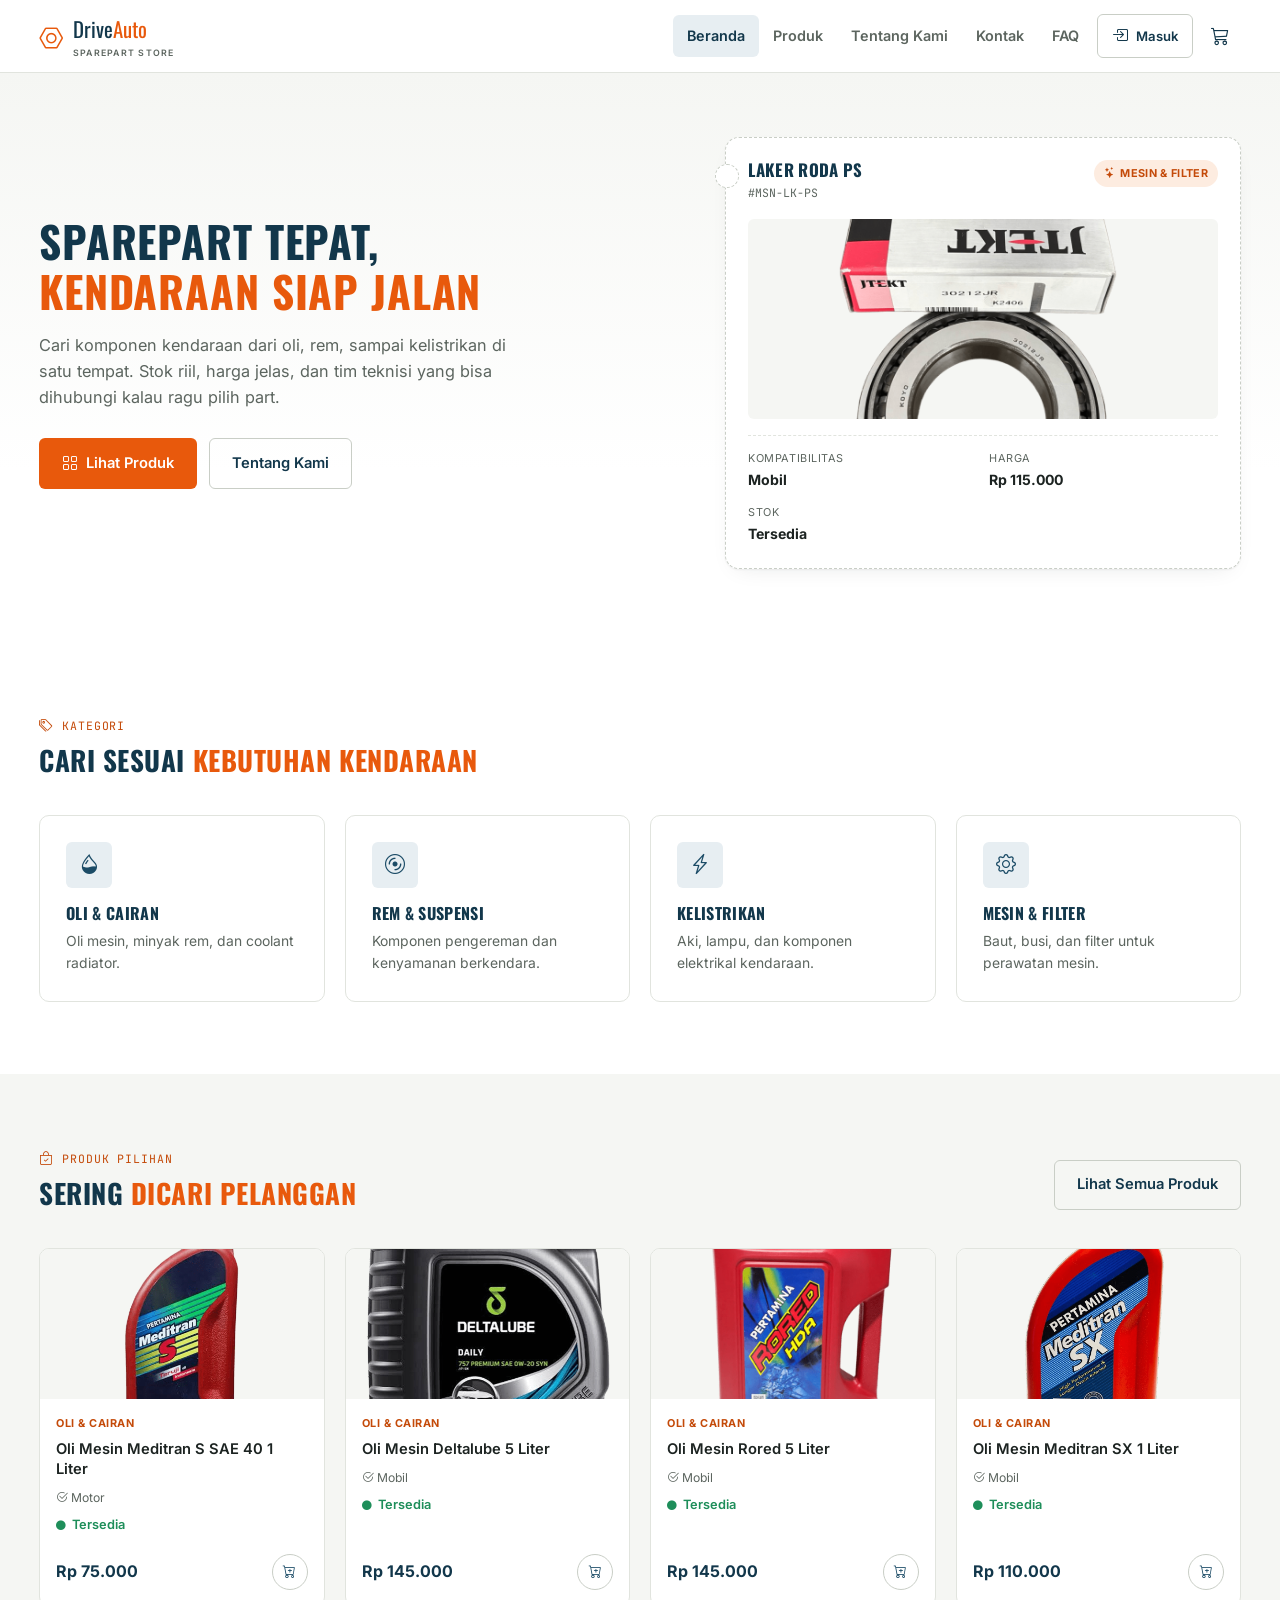
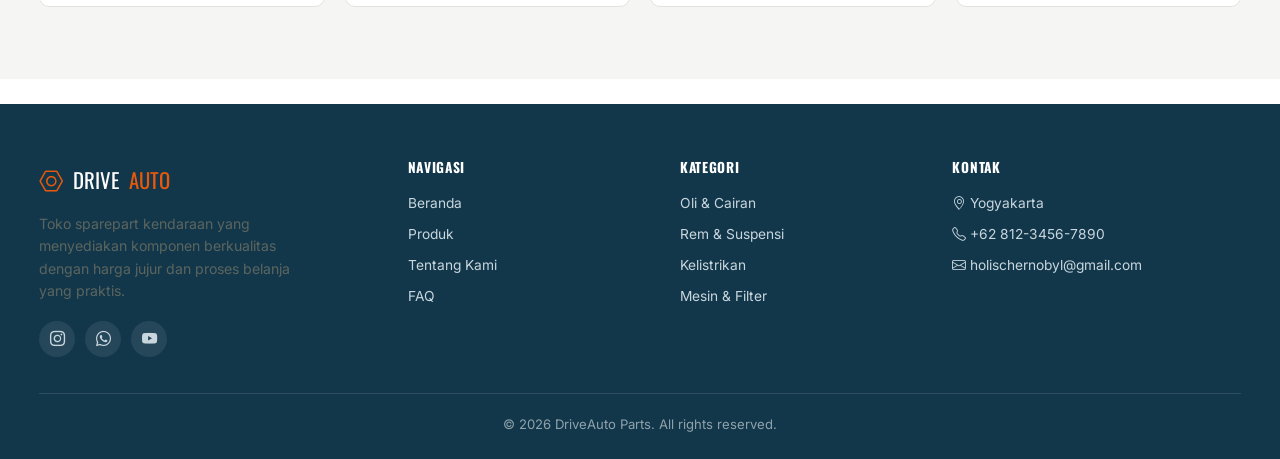
<file: index.html>
<!DOCTYPE html>
<html lang="id">
<head>
<meta charset="UTF-8">
<meta name="viewport" content="width=device-width, initial-scale=1.0">
<title>DriveAuto Parts — Sparepart Kendaraan</title>
<meta name="description" content="DriveAuto Parts menyediakan sparepart kendaraan lengkap dengan harga jujur dan garansi resmi.">
<link rel="stylesheet" href="https://cdn.jsdelivr.net/npm/bootstrap-icons@1.11.3/font/bootstrap-icons.css">
<link rel="stylesheet" href="assets/css/style.css">
</head>
<body>

<header class="site-header">
  <div class="wrap nav">
    <a href="index.html" class="brand">
      <i class="bi bi-nut"></i>
      <span>Drive<span class="dot">Auto</span><br><small>SPAREPART STORE</small></span>
    </a>
    <nav class="nav-links">
      <a href="index.html" class="active">Beranda</a>
      <a href="produk.html">Produk</a>
      <a href="tentang.html">Tentang Kami</a>
      <a href="kontak.html">Kontak</a>
      <a href="faq.html">FAQ</a>
    </nav>
<div class="nav-actions">
  <span data-auth-slot></span>
  <a href="keranjang.html" class="icon-btn" aria-label="Keranjang">
    <i class="bi bi-cart3"></i>
    <span class="cart-count" data-cart-count>0</span>
  </a>
  <button class="nav-toggle" aria-label="Menu"><i class="bi bi-list"></i></button>
</div>
  </div>
</header>

<section class="hero">
  <div class="wrap hero-grid">
    <div>

      <h1>SPAREPART TEPAT,<br><span>KENDARAAN SIAP JALAN</span></h1>
      <p class="lead">Cari komponen kendaraan dari oli, rem, sampai kelistrikan di satu tempat.
        Stok riil, harga jelas, dan tim teknisi yang bisa dihubungi kalau ragu pilih part.</p>
      <div class="hero-actions">
        <a href="produk.html" class="btn btn-primary"><i class="bi bi-grid"></i> Lihat Produk</a>
        <a href="tentang.html" class="btn btn-outline">Tentang Kami</a>
      </div>
    </div>
    <div class="parts-tag">
      <div class="parts-tag-head">
        <div>
          <h3 id="tag-name">Memuat...</h3>
          <span class="tag-code" id="tag-code"></span>
        </div>
        <span class="badge" id="tag-badge"><i class="bi bi-stars"></i> <span id="tag-badge-text"></span></span>
      </div>
      <div class="tag-img">
        <img id="tag-img" src="" alt="">
      </div>
      <div class="tag-specs">
        <div><span>Kompatibilitas</span><b id="tag-compat">-</b></div>
        <div><span>Harga</span><b id="tag-price">-</b></div>
        <div><span>Stok</span><b id="tag-stock">-</b></div>
      </div>
    </div>
  </div>
</section>

<section class="section">
  <div class="wrap">
    <div class="section-head">
      <div>
        <span class="kicker"><i class="bi bi-tags"></i> Kategori</span>
        <h2>Cari Sesuai <span>Kebutuhan Kendaraan</span></h2>
      </div>
    </div>

    <div class="grid-4">
      <a href="produk.html" class="cat-card">
        <div class="cat-icon"><i class="bi bi-droplet-half"></i></div>
        <h3>Oli &amp; Cairan</h3>
        <p>Oli mesin, minyak rem, dan coolant radiator.</p>
      </a>
      <a href="produk.html" class="cat-card">
        <div class="cat-icon"><i class="bi bi-disc"></i></div>
        <h3>Rem &amp; Suspensi</h3>
        <p>Komponen pengereman dan kenyamanan berkendara.</p>
      </a>
      <a href="produk.html" class="cat-card">
        <div class="cat-icon"><i class="bi bi-lightning-charge"></i></div>
        <h3>Kelistrikan</h3>
        <p>Aki, lampu, dan komponen elektrikal kendaraan.</p>
      </a>
      <a href="produk.html" class="cat-card">
        <div class="cat-icon"><i class="bi bi-gear"></i></div>
        <h3>Mesin &amp; Filter</h3>
        <p>Baut, busi, dan filter untuk perawatan mesin.</p>
      </a>
    </div>
  </div>
</section>

<section class="section alt">
  <div class="wrap">
    <div class="section-head">
      <div>
        <span class="kicker"><i class="bi bi-bag-check"></i> Produk Pilihan</span>
        <h2>Sering <span>Dicari Pelanggan</span></h2>
      </div>
      <a href="produk.html" class="btn btn-outline">Lihat Semua Produk</a>
    </div>
    <div class="product-grid" id="home-products"></div>
  </div>
</section>

<br>

<footer class="site-footer">
  <div class="wrap">
    <div class="footer-grid">
      <div>
        <div class="brand" style="margin-bottom:14px;"><i class="bi bi-nut"></i> DRIVE<span class="dot">AUTO</span></div>
        <p style="font-size:.88rem;max-width:280px;">Toko sparepart kendaraan yang menyediakan komponen
          berkualitas dengan harga jujur dan proses belanja yang praktis.</p>
        <div class="social-row" style="margin-top:18px;">
          <a href="https://instagram.com/nurkholisanwari" target="_blank" aria-label="Instagram"><i class="bi bi-instagram"></i></a>
          <a href="https://wa.me/6287898781062" target="_blank" aria-label="WhatsApp"><i class="bi bi-whatsapp"></i></a>
          <a href="https://www.youtube.com/watch?v=EHgA1c9JLPM" target="_blank" aria-label="YouTube"><i class="bi bi-youtube"></i></a>
        </div>
      </div>
      <div>
        <h5>Navigasi</h5>
        <ul>
          <li><a href="index.html">Beranda</a></li>
          <li><a href="produk.html">Produk</a></li>
          <li><a href="tentang.html">Tentang Kami</a></li>
          <li><a href="faq.html">FAQ</a></li>
        </ul>
      </div>
      <div>
        <h5>Kategori</h5>
        <ul>
          <li><a href="produk.html">Oli &amp; Cairan</a></li>
          <li><a href="produk.html">Rem &amp; Suspensi</a></li>
          <li><a href="produk.html">Kelistrikan</a></li>
          <li><a href="produk.html">Mesin &amp; Filter</a></li>
        </ul>
      </div>
      <div>
        <h5>Kontak</h5>
        <ul>
          <li><i class="bi bi-geo-alt"></i> Yogyakarta</li>
          <li><i class="bi bi-telephone"></i> +62 812-3456-7890</li>
          <li><i class="bi bi-envelope"></i> holischernobyl@gmail.com</li>
        </ul>
      </div>
    </div>
    <div class="footer-bottom">
      <span>© <span id="current-year">2026</span> DriveAuto Parts. All rights reserved.</span>
    </div>
  </div>
</footer>

<script src="assets/js/store.js"></script>
<script src="assets/js/main.js"></script>
<script>
  // Parts-tag: slide otomatis random dari data produk
  (function(){
    const products = Store.getProducts();
    if(products.length === 0) return;

    let currentIndex = Math.floor(Math.random() * products.length);

    function renderTag(){
      const p = products[currentIndex];
      document.getElementById('tag-name').textContent = p.name;
      document.getElementById('tag-code').textContent = '#' + p.code;
      document.getElementById('tag-badge-text').textContent = CATEGORY_LABELS[p.category] || p.category;
      document.getElementById('tag-img').src = p.img;
      document.getElementById('tag-img').alt = p.name;
      document.getElementById('tag-compat').textContent = p.compat || '-';
      document.getElementById('tag-price').textContent = formatRupiah(p.price);
      document.getElementById('tag-stock').textContent = p.stock > 0 ? 'Tersedia' : 'Habis';
    }

    function nextRandom(){
      if(products.length < 2) return;
      let next;
      do{ next = Math.floor(Math.random() * products.length); } while(next === currentIndex);
      currentIndex = next;
      renderTag();
    }

    renderTag();
    setInterval(nextRandom, 4000);
  })();

  // Produk Pilihan: kartu produk asli dari Store, bukan data statis
  (function(){
    const wrap = document.getElementById('home-products');
    if(!wrap) return;

    const featured = Store.getProducts().filter(p => p.featured).slice(0, 4);
    const list = featured.length ? featured : Store.getProducts().slice(0, 4);

    list.forEach(p => {
      const low = p.stock <= 5;
      wrap.insertAdjacentHTML('beforeend', `
        <div class="product-card">
          <div class="pc-img"><img src="${p.img}" alt="${p.name}"></div>
          <div class="pc-body">
            <span class="pc-cat">${CATEGORY_LABELS[p.category] || p.category}</span>
            <span class="pc-name">${p.name}</span>
            <span class="pc-compat"><i class="bi bi-check2-circle"></i> ${p.compat}</span>
            <span class="${low ? 'stock-low' : 'stock-ok'}"><i class="bi bi-circle-fill"></i> ${low ? 'Terbatas' : 'Tersedia'}</span>
            <div class="pc-foot">
              <span class="price">${formatRupiah(p.price)}</span>
              <button class="add-cart-btn" data-add-to-cart="${p.id}" aria-label="Tambah ke keranjang"><i class="bi bi-cart-plus"></i></button>
            </div>
          </div>
        </div>`);
    });
    // Tombol keranjang di atas otomatis kebaca listener global main.js
    // (script ini jalan sebelum DOMContentLoaded selesai).
  })();
</script>
</body>
</html>
</file>
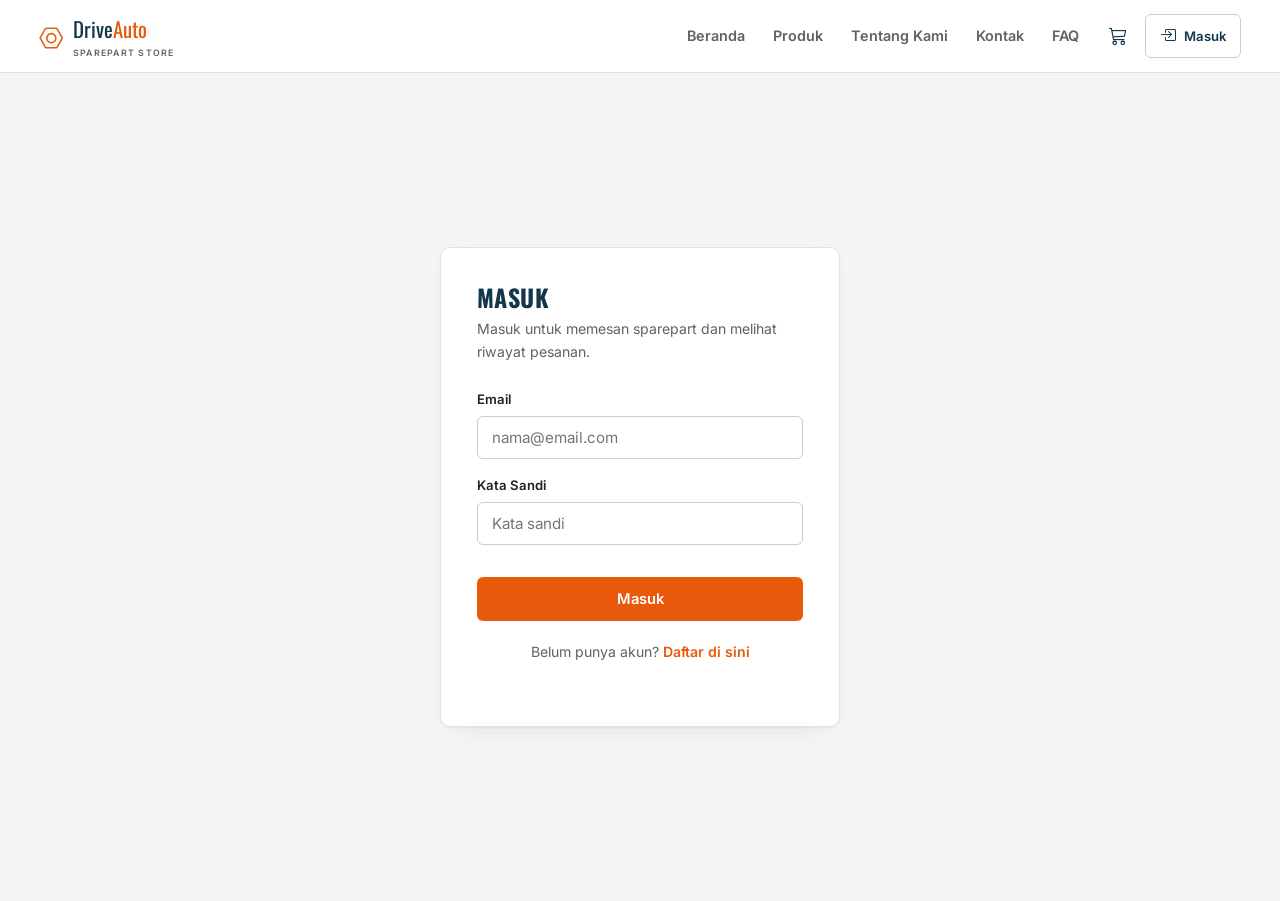
<file: admin.html>
<!DOCTYPE html>
<html lang="id">
<head>
<meta charset="UTF-8">
<meta name="viewport" content="width=device-width, initial-scale=1.0">
<title>Panel Admin — DriveAuto Parts</title>
<link rel="stylesheet" href="https://cdn.jsdelivr.net/npm/bootstrap-icons@1.11.3/font/bootstrap-icons.css">
<link rel="stylesheet" href="assets/css/style.css">
</head>
<body>

<div class="admin-shell" id="admin-shell" style="display:none;">
  <aside class="admin-side">
    <div class="brand"><i class="bi bi-nut"></i> Drive<span class="dot">Auto</span></div>
    <nav class="admin-nav">
      <a href="#" class="active" data-tab="produk"><i class="bi bi-box-seam"></i> Data Produk</a>
      <a href="#" data-tab="pesanan"><i class="bi bi-receipt"></i> Pesanan Masuk</a>
      <a href="index.html" target="_blank"><i class="bi bi-globe"></i> Lihat Website</a>
      <a href="#" id="admin-logout"><i class="bi bi-box-arrow-right"></i> Keluar</a>
    </nav>
  </aside>

  <main class="admin-main">
    <div class="admin-head">
      <div>
        <span class="kicker"><i class="bi bi-speedometer2"></i> Panel Pemilik</span>
        <h1 id="admin-page-title">Kelola Data Sparepart</h1>
      </div>
      <button class="btn btn-primary" id="btn-add-product"><i class="bi bi-plus-lg"></i> Tambah Produk</button>
    </div>

    <div class="stat-row">
      <div class="stat-card"><i class="bi bi-box-seam"></i><b id="stat-total">0</b><span>Total produk</span></div>
      <div class="stat-card"><i class="bi bi-exclamation-triangle"></i><b id="stat-low">0</b><span>Stok menipis (≤ 5)</span></div>
      <div class="stat-card"><i class="bi bi-receipt"></i><b id="stat-orders">0</b><span>Pesanan masuk</span></div>
    </div>

    <!-- Tab: Data Produk -->
    <div class="admin-table-wrap" id="view-produk">
      <div class="admin-table-head">
        <b style="font-size:.92rem;">Daftar Produk</b>
        <input type="text" id="admin-search" placeholder="Cari produk..." style="padding:8px 12px;border:1px solid var(--line-strong);border-radius:var(--radius-sm);font-size:.85rem;">
      </div>
      <table class="parts-table">
        <thead>
          <tr><th>Kode</th><th>Produk</th><th>Kategori</th><th>Harga</th><th>Stok</th><th></th></tr>
        </thead>
        <tbody id="admin-body"></tbody>
      </table>
    </div>

    <!-- Tab: Pesanan Masuk -->
    <div class="admin-table-wrap" id="view-pesanan" style="display:none;">
      <div class="admin-table-head">
        <b style="font-size:.92rem;">Pesanan Masuk</b>
      </div>
      <table class="parts-table">
        <thead>
          <tr><th>ID Pesanan</th><th>Pembeli</th><th>Tanggal</th><th>Total</th><th>Status</th><th></th></tr>
        </thead>
        <tbody id="orders-body"></tbody>
      </table>
      <p id="orders-empty" style="display:none;text-align:center;padding:40px;color:var(--ink-dim);">Belum ada pesanan masuk.</p>
    </div>
  </main>
</div>

<!-- Modal tambah / edit produk -->
<div class="modal-overlay" id="product-modal">
  <div class="modal-box">
    <div class="modal-head">
      <h3 id="modal-title" style="font-size:1.1rem;">Tambah Produk</h3>
      <button id="modal-close"><i class="bi bi-x-lg"></i></button>
    </div>
    <form id="product-form">
      <input type="hidden" id="pf-id">
      <div class="field" style="margin-bottom:14px;">
        <label>Nama Produk</label>
        <input type="text" id="pf-name" required>
      </div>
      <div class="form-row">
        <div class="field"><label>Kode Part</label><input type="text" id="pf-code" required></div>
        <div class="field">
          <label>Kategori</label>
          <select id="pf-category">
            <option value="oli">Oli & Cairan</option>
            <option value="rem">Rem & Suspensi</option>
            <option value="listrik">Kelistrikan</option>
            <option value="mesin">Mesin & Filter</option>
          </select>
        </div>
      </div>
      <div class="form-row">
        <div class="field">
          <label>Kompatibilitas</label>
          <select id="pf-compat" required>
            <option value="">Pilih Kompatibilitas</option>
            <option value="Mobil">Mobil</option>
            <option value="Motor">Motor</option>
            <option value="Truk">Truk</option>
            <option value="Universal">Universal (Mobil & Motor)</option>
          </select>
        </div>
        <div class="field"><label>Harga (Rp)</label><input type="number" id="pf-price" min="0" required></div>
      </div>
      <div class="form-row">
        <div class="field"><label>Stok</label><input type="number" id="pf-stock" min="0" required></div>
        <div class="field">
          <label>Gambar Produk</label>
          <input type="file" id="pf-img" accept="image/*">
          <img id="pf-img-preview" src="" alt="" style="display:none;margin-top:8px;width:60px;height:60px;object-fit:cover;border-radius:8px;">
        </div>
      </div>
      <button type="submit" class="btn btn-primary btn-block"><i class="bi bi-check2"></i> Simpan Produk</button>
    </form>
  </div>
</div>

<script src="assets/js/store.js"></script>
<script src="assets/js/main.js"></script>
<script>
  const user = Store.getSessionUser();
  if(!user || user.role !== 'admin'){
    window.location.href = 'login.html';
  }else{
    document.getElementById('admin-shell').style.display = 'grid';

    const modal = document.getElementById('product-modal');
    const form = document.getElementById('product-form');
    const viewProduk = document.getElementById('view-produk');
    const viewPesanan = document.getElementById('view-pesanan');
    const btnAddProduct = document.getElementById('btn-add-product');
    const pageTitle = document.getElementById('admin-page-title');

    function renderStats(){
      const products = Store.getProducts();
      document.getElementById('stat-total').textContent = products.length;
      document.getElementById('stat-low').textContent = products.filter(p => p.stock <= 5).length;
      document.getElementById('stat-orders').textContent = Store.getOrders().length;
    }

    function renderTable(query = ''){
      const body = document.getElementById('admin-body');
      body.innerHTML = '';
      const q = query.toLowerCase();
      Store.getProducts()
        .filter(p => p.name.toLowerCase().includes(q) || p.code.toLowerCase().includes(q))
        .forEach(p => {
          const low = p.stock <= 5;
          body.insertAdjacentHTML('beforeend', `
            <tr>
              <td style="font-family:var(--font-mono);font-size:.8rem;">${p.code}</td>
              <td class="prod-name"><img class="prod-thumb" src="${p.img}" alt="${p.name}">${p.name}</td>
              <td>${CATEGORY_LABELS[p.category] || p.category}</td>
              <td class="price">${formatRupiah(p.price)}</td>
              <td><span class="${low ? 'stock-low' : 'stock-ok'}"><i class="bi bi-circle-fill"></i> ${p.stock}</span></td>
              <td>
                <div class="action-icons">
                  <button data-edit="${p.id}" aria-label="Ubah"><i class="bi bi-pencil"></i></button>
                  <button class="del" data-del="${p.id}" aria-label="Hapus"><i class="bi bi-trash3"></i></button>
                </div>
              </td>
            </tr>`);
        });

      body.querySelectorAll('[data-edit]').forEach(b => b.addEventListener('click', () => openModal(b.getAttribute('data-edit'))));
      body.querySelectorAll('[data-del]').forEach(b => b.addEventListener('click', () => {
        if(confirm('Hapus produk ini dari katalog?')){
          Store.deleteProduct(b.getAttribute('data-del'));
          renderTable(document.getElementById('admin-search').value);
          renderStats();
          showToast('Produk dihapus', 'bi-trash3');
        }
      }));
    }

    function renderOrders(){
      const body = document.getElementById('orders-body');
      const empty = document.getElementById('orders-empty');
      body.innerHTML = '';
      const orders = Store.getOrders();
      const users = Store.getUsers();

      empty.style.display = orders.length === 0 ? 'block' : 'none';

      orders.forEach(o => {
        const buyer = users.find(u => u.id === o.userId);
        const date = new Date(o.date).toLocaleDateString('id-ID', { day:'numeric', month:'long', year:'numeric' });
        const statusClass = o.status === 'Selesai' ? 'status-selesai' : 'status-diproses';
        const nextStatus = o.status === 'Selesai' ? 'Diproses' : 'Selesai';
        body.insertAdjacentHTML('beforeend', `
          <tr>
            <td style="font-family:var(--font-mono);font-size:.8rem;">#${o.id}</td>
            <td>${buyer ? buyer.name : 'Pengguna tidak ditemukan'}</td>
            <td>${date}</td>
            <td class="price">${formatRupiah(o.total)}</td>
            <td><span class="status-pill ${statusClass}">${o.status}</span></td>
            <td><button class="btn btn-outline btn-sm" data-toggle-order="${o.id}">Tandai ${nextStatus}</button></td>
          </tr>`);
      });

      body.querySelectorAll('[data-toggle-order]').forEach(b => b.addEventListener('click', () => {
        const id = b.getAttribute('data-toggle-order');
        const o = Store.getOrders().find(o => o.id === id);
        if(!o) return;
        const newStatus = o.status === 'Selesai' ? 'Diproses' : 'Selesai';
        Store.updateOrderStatus(id, newStatus);
        renderOrders();
        showToast('Status pesanan diperbarui', 'bi-check2-circle');
      }));
    }

    // switch tab Data Produk <-> Pesanan Masuk
    document.querySelectorAll('.admin-nav [data-tab]').forEach(link => {
      link.addEventListener('click', (e) => {
        e.preventDefault();
        document.querySelectorAll('.admin-nav [data-tab]').forEach(l => l.classList.remove('active'));
        link.classList.add('active');
        const tab = link.getAttribute('data-tab');
        if(tab === 'produk'){
          viewProduk.style.display = 'block';
          viewPesanan.style.display = 'none';
          btnAddProduct.style.display = 'inline-flex';
          pageTitle.textContent = 'Kelola Data Sparepart';
        }else{
          viewProduk.style.display = 'none';
          viewPesanan.style.display = 'block';
          btnAddProduct.style.display = 'none';
          pageTitle.textContent = 'Kelola Pesanan Masuk';
          renderOrders();
        }
      });
    });

    document.getElementById('pf-img').addEventListener('change', (e) => {
      const file = e.target.files[0];
      if(!file) return;
      const reader = new FileReader();
      reader.onload = () => {
        document.getElementById('pf-img-preview').src = reader.result;
        document.getElementById('pf-img-preview').style.display = 'block';
        document.getElementById('pf-img').dataset.base64 = reader.result;
      };
      reader.readAsDataURL(file);
    });

    function openModal(id){
      form.reset();
      document.getElementById('pf-id').value = '';
      document.getElementById('pf-img').dataset.base64 = '';
      document.getElementById('pf-img-preview').style.display = 'none';
      document.getElementById('pf-img-preview').src = '';
      document.getElementById('modal-title').textContent = id ? 'Ubah Produk' : 'Tambah Produk';
      if(id){
        const p = Store.getProduct(id);
        document.getElementById('pf-id').value = p.id;
        document.getElementById('pf-name').value = p.name;
        document.getElementById('pf-code').value = p.code;
        document.getElementById('pf-category').value = p.category;
        document.getElementById('pf-compat').value = p.compat;
        document.getElementById('pf-price').value = p.price;
        document.getElementById('pf-stock').value = p.stock;
        document.getElementById('pf-img-preview').src = p.img;
        document.getElementById('pf-img-preview').style.display = 'block';
        document.getElementById('pf-img').dataset.base64 = p.img;
      }
      modal.classList.add('open');
    }
    function closeModal(){ modal.classList.remove('open'); }

    btnAddProduct.addEventListener('click', () => openModal(null));
    document.getElementById('modal-close').addEventListener('click', closeModal);
    modal.addEventListener('click', (e) => { if(e.target === modal) closeModal(); });

    form.addEventListener('submit', (e) => {
      e.preventDefault();
      const id = document.getElementById('pf-id').value || ('p-' + Date.now());
      const product = {
        id,
        name: document.getElementById('pf-name').value.trim(),
        code: document.getElementById('pf-code').value.trim(),
        category: document.getElementById('pf-category').value,
        compat: document.getElementById('pf-compat').value,
        price: Number(document.getElementById('pf-price').value),
        stock: Number(document.getElementById('pf-stock').value),
        img: document.getElementById('pf-img').dataset.base64 || 'https://placehold.co/300x300/f5f6f3/1c2321?text=Sparepart'
      };
      Store.upsertProduct(product);
      closeModal();
      renderTable(document.getElementById('admin-search').value);
      renderStats();
      showToast('Produk tersimpan', 'bi-check2-circle');
    });

    document.getElementById('admin-search').addEventListener('input', (e) => renderTable(e.target.value));

    document.getElementById('admin-logout').addEventListener('click', (e) => {
      e.preventDefault();
      Store.logout();
      window.location.href = 'index.html';
    });

    renderTable();
    renderStats();
  }
</script>
</body>
</html>
</file>
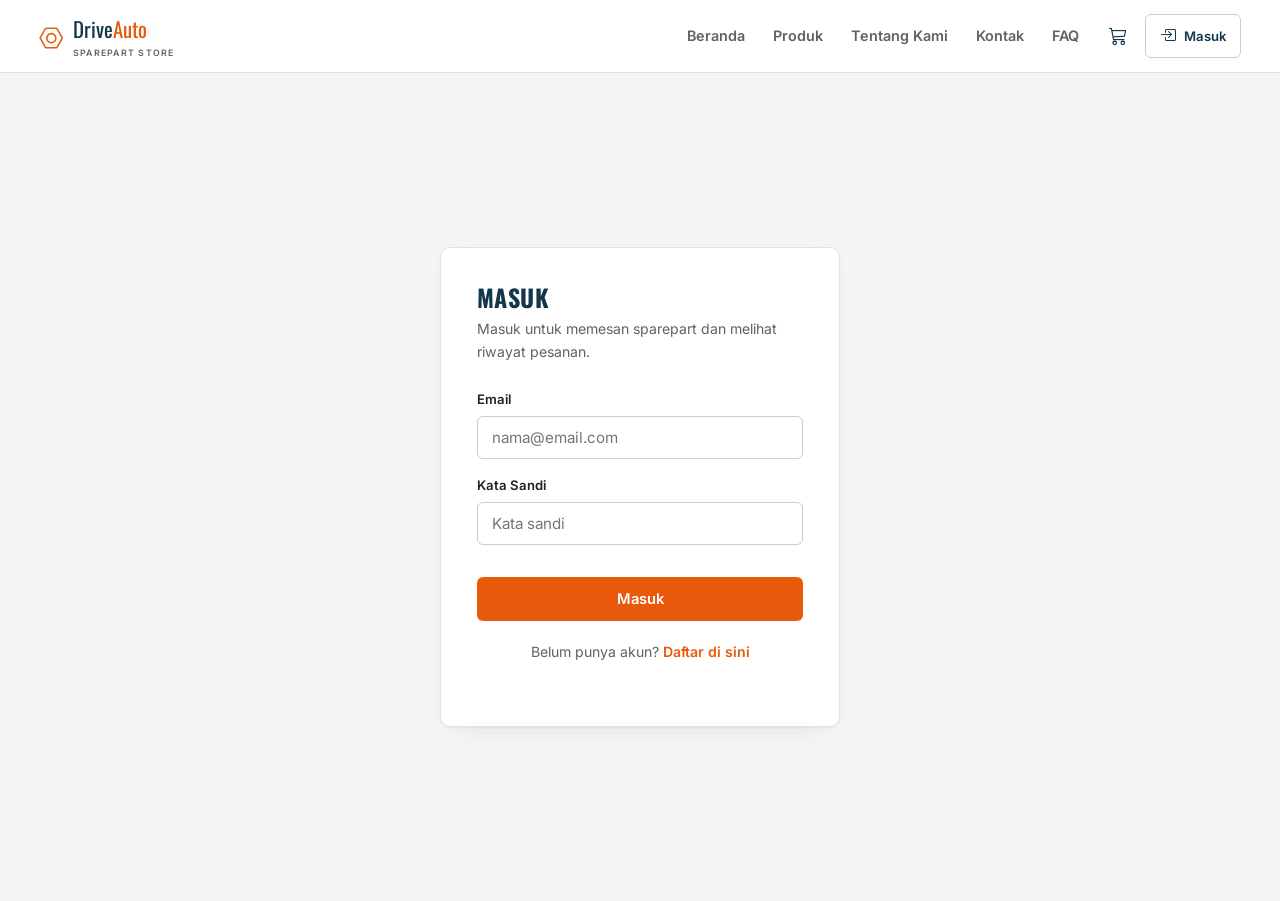
<file: akun.html>
<!DOCTYPE html>
<html lang="id">
<head>
<meta charset="UTF-8">
<meta name="viewport" content="width=device-width, initial-scale=1.0">
<title>Akun Saya — DriveAuto Parts</title>
<link rel="stylesheet" href="https://cdn.jsdelivr.net/npm/bootstrap-icons@1.11.3/font/bootstrap-icons.css">
<link rel="stylesheet" href="assets/css/style.css">
</head>
<body>

<header class="site-header">
  <div class="wrap nav">
    <a href="index.html" class="brand">
      <i class="bi bi-nut"></i>
      <span>Drive<span class="dot">Auto</span><br><small>SPAREPART STORE</small></span>
    </a>
    <nav class="nav-links">
      <a href="index.html">Beranda</a>
      <a href="produk.html">Produk</a>
      <a href="tentang.html">Tentang Kami</a>
      <a href="kontak.html">Kontak</a>
      <a href="faq.html">FAQ</a>
    </nav>
    <div class="nav-actions">
      <a href="keranjang.html" class="icon-btn" aria-label="Keranjang">
        <i class="bi bi-cart3"></i>
        <span class="cart-count" data-cart-count>0</span>
      </a>
      <span data-auth-slot></span>
      <button class="nav-toggle" aria-label="Menu"><i class="bi bi-list"></i></button>
    </div>
  </div>
</header>

<section class="page-banner">
  <div class="wrap">
    <div class="breadcrumb">Beranda / <span>Akun Saya</span></div>
    <h1>Akun Saya</h1>
  </div>
</section>

<section class="section">
  <div class="wrap account-shell">
    <div class="account-side">
      <div class="avatar"><i class="bi bi-person-fill"></i></div>
      <h3 id="ac-name" style="font-size:1.05rem;margin-bottom:4px;"></h3>
      <p id="ac-email" style="font-size:.82rem;margin-bottom:2px;"></p>
      <p id="ac-phone" style="font-size:.82rem;margin-bottom:18px;"></p>
      <button id="logout-btn" class="btn btn-outline btn-block btn-sm"><i class="bi bi-box-arrow-right"></i> Keluar</button>
    </div>

    <div>
      <h3 style="margin-bottom:16px;"><i class="bi bi-receipt"></i> Riwayat Pesanan</h3>
      <div id="orders-list"></div>
    </div>
  </div>
</section>

<footer class="site-footer">
  <div class="wrap">
    <div class="footer-bottom" style="border-top:none;padding-top:0;">
      <span>© <span id="current-year">2026</span> DriveAuto Parts. All rights reserved.</span>
    </div>
  </div>
</footer>

<script src="assets/js/store.js"></script>
<script src="assets/js/main.js"></script>
<script>
  const user = Store.getSessionUser();
  if(!user){
    window.location.href = 'login.html';
  }else if(user.role === 'admin'){
    window.location.href = 'admin.html';
  }else{
    document.getElementById('ac-name').textContent = user.name;
    document.getElementById('ac-email').textContent = user.email;
    document.getElementById('ac-phone').textContent = user.phone;

    const orders = Store.getOrdersByUser(user.id);
    const list = document.getElementById('orders-list');
    if(orders.length === 0){
      list.innerHTML = `
        <div class="empty-cart" style="padding:40px 20px;">
          <i class="bi bi-inbox"></i>
          <p>Belum ada pesanan. Yuk mulai belanja sparepart.</p>
          <a href="produk.html" class="btn btn-primary" style="margin-top:12px;"><i class="bi bi-grid"></i> Lihat Produk</a>
        </div>`;
    }else{
      orders.forEach(o => {
        const date = new Date(o.date).toLocaleDateString('id-ID', { day:'numeric', month:'long', year:'numeric' });
        const statusClass = o.status === 'Selesai' ? 'status-selesai' : 'status-diproses';
        const itemsHtml = o.items.map(i => `<div class="order-line"><span>${i.name} × ${i.qty}</span><span>${formatRupiah(i.price * i.qty)}</span></div>`).join('');
        list.insertAdjacentHTML('beforeend', `
          <div class="order-card">
            <div class="order-card-head">
              <span class="order-id">#${o.id} — ${date}</span>
              <span class="status-pill ${statusClass}">${o.status}</span>
            </div>
            ${itemsHtml}
            <div class="order-line" style="border-bottom:none;font-weight:700;"><span>Total</span><span>${formatRupiah(o.total)}</span></div>
            <p style="font-size:.8rem;margin-top:6px;"><i class="bi bi-credit-card"></i> ${o.payment}</p>
          </div>`);
      });
    }

    document.getElementById('logout-btn').addEventListener('click', () => {
      Store.logout();
      window.location.href = 'index.html';
    });
  }
</script>
</body>
</html>
</file>
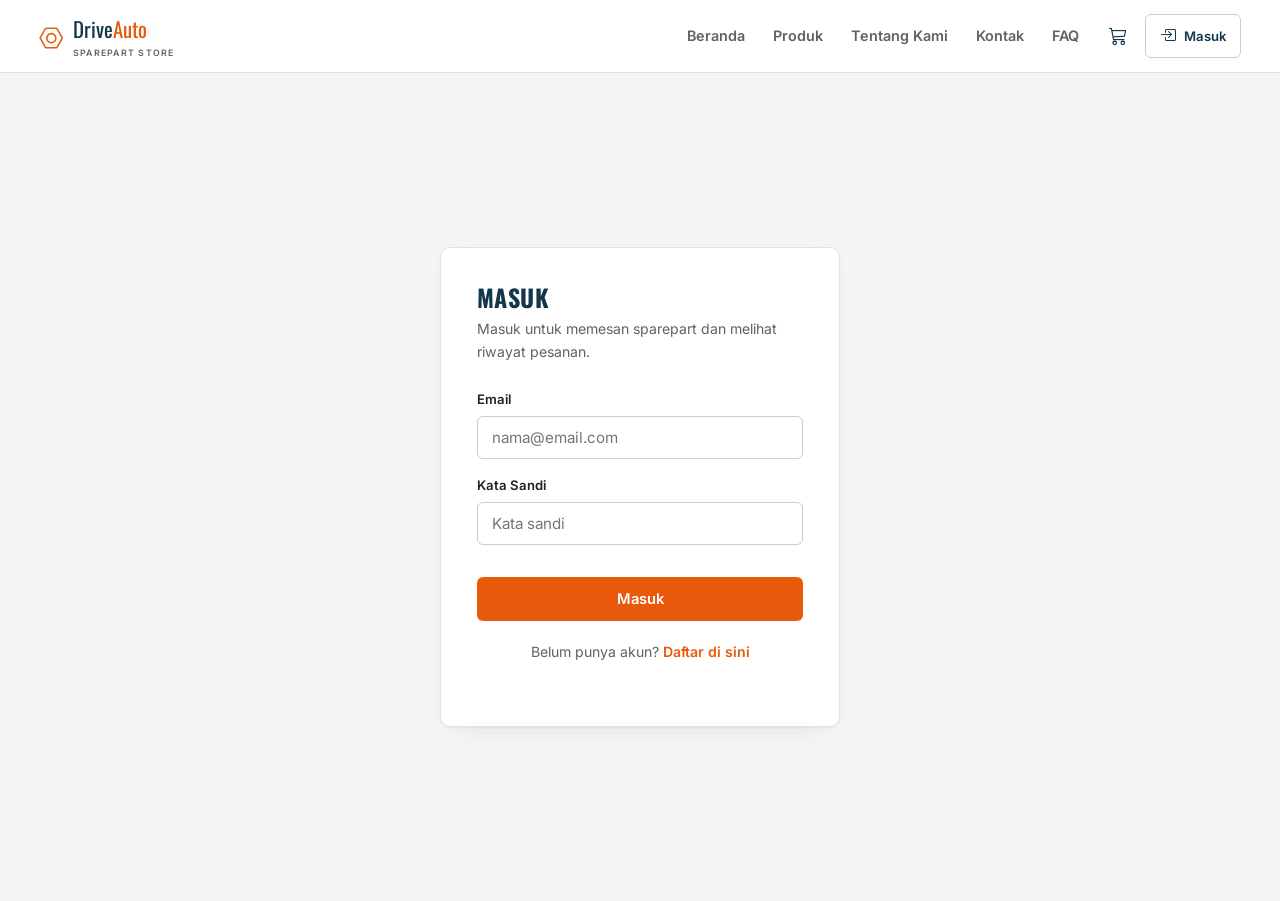
<file: checkout.html>
<!DOCTYPE html>
<html lang="id">
<head>
<meta charset="UTF-8">
<meta name="viewport" content="width=device-width, initial-scale=1.0">
<title>Checkout — DriveAuto Parts</title>
<link rel="stylesheet" href="https://cdn.jsdelivr.net/npm/bootstrap-icons@1.11.3/font/bootstrap-icons.css">
<link rel="stylesheet" href="assets/css/style.css">
</head>
<body>

<header class="site-header">
  <div class="wrap nav">
    <a href="index.html" class="brand">
      <i class="bi bi-nut"></i>
      <span>Drive<span class="dot">Auto</span><br><small>SPAREPART STORE</small></span>
    </a>
    <nav class="nav-links">
      <a href="index.html">Beranda</a>
      <a href="produk.html">Produk</a>
      <a href="tentang.html">Tentang Kami</a>
      <a href="kontak.html">Kontak</a>
      <a href="faq.html">FAQ</a>
    </nav>
    <div class="nav-actions">
      <a href="keranjang.html" class="icon-btn" aria-label="Keranjang">
        <i class="bi bi-cart3"></i>
        <span class="cart-count" data-cart-count>0</span>
      </a>
      <span data-auth-slot></span>
      <button class="nav-toggle" aria-label="Menu"><i class="bi bi-list"></i></button>
    </div>
  </div>
</header>

<section class="page-banner">
  <div class="wrap">
    <div class="breadcrumb">Beranda / Keranjang / <span>Checkout</span></div>
    <h1>Checkout</h1>
  </div>
</section>

<section class="section">
  <div class="wrap" id="checkout-wrap">
    <div class="steps">
      <div class="step active"><span class="n">1</span> Data Pemesan</div>
      <div class="step-sep"></div>
      <div class="step active"><span class="n">2</span> Pembayaran</div>
      <div class="step-sep"></div>
      <div class="step"><span class="n">3</span> Selesai</div>
    </div>

    <div class="grid-2" style="grid-template-columns:1.4fr 1fr;align-items:flex-start;">
      <div>
        <div class="form-card" style="margin-bottom:20px;">
          <h3 style="margin-bottom:16px;"><i class="bi bi-person"></i> Data Pemesan</h3>
          <div class="form-row">
            <div class="field"><label>Nama</label><input type="text" id="co-name" readonly></div>
            <div class="field"><label>Telepon</label><input type="text" id="co-phone" readonly></div>
          </div>
          <div class="field full">
            <label for="co-note">Catatan (opsional)</label>
            <textarea id="co-note" placeholder="Contoh: ambil sore hari, atau minta dipasang di toko"></textarea>
          </div>
        </div>

        <div class="form-card">
          <h3 style="margin-bottom:16px;"><i class="bi bi-credit-card"></i> Metode Pembayaran</h3>
          <label class="pay-option"><i class="bi bi-bank"></i> Transfer Bank <input type="radio" name="pay" value="Transfer Bank" checked></label>
          <label class="pay-option"><i class="bi bi-qr-code"></i> QRIS <input type="radio" name="pay" value="QRIS"></label>
          <label class="pay-option"><i class="bi bi-cash-coin"></i> Bayar di Toko <input type="radio" name="pay" value="Bayar di Toko"></label>
        </div>
      </div>

      <div class="cart-summary">
        <h3 style="margin-bottom:16px;">Ringkasan Pesanan</h3>
        <div id="order-lines"></div>
        <div class="summary-row total" id="order-total"></div>
        <button id="place-order" class="btn btn-primary btn-block" style="margin-top:16px;">
          <i class="bi bi-check2-circle"></i> Buat Pesanan</button>
      </div>
    </div>
  </div>
</section>

<footer class="site-footer">
  <div class="wrap">
    <div class="footer-bottom" style="border-top:none;padding-top:0;">
      <span>© <span id="current-year">2026</span> DriveAuto Parts. All rights reserved.</span>
    </div>
  </div>
</footer>

<script src="assets/js/store.js"></script>
<script src="assets/js/main.js"></script>
<script>
  const user = Store.getSessionUser();
  if(!user){
    window.location.href = 'login.html';
  }else if(Store.cartDetailed().length === 0){
    window.location.href = 'keranjang.html';
  }else{
    document.getElementById('co-name').value = user.name;
    document.getElementById('co-phone').value = user.phone;

    const items = Store.cartDetailed();
    const total = items.reduce((s, i) => s + i.subtotal, 0);
    const linesEl = document.getElementById('order-lines');
    items.forEach(i => {
      linesEl.insertAdjacentHTML('beforeend',
        `<div class="order-line"><span>${i.product.name} × ${i.qty}</span><span>${formatRupiah(i.subtotal)}</span></div>`);
    });
    document.getElementById('order-total').innerHTML = `<span>Total</span><span>${formatRupiah(total)}</span>`;

    document.getElementById('place-order').addEventListener('click', () => {
      const pay = document.querySelector('input[name="pay"]:checked').value;
      const note = document.getElementById('co-note').value.trim();
      const order = {
        id: 'DA-' + Date.now().toString().slice(-8),
        userId: user.id,
        items: items.map(i => ({ productId:i.productId, name:i.product.name, qty:i.qty, price:i.product.price })),
        total,
        payment: pay,
        note,
        status: 'Diproses',
        date: new Date().toISOString()
      };
      Store.createOrder(order);
      Store.clearCart();
      showToast('Pesanan berhasil dibuat', 'bi-check2-circle');
      setTimeout(() => window.location.href = 'akun.html', 900);
    });
  }
</script>
</body>
</html>
</file>
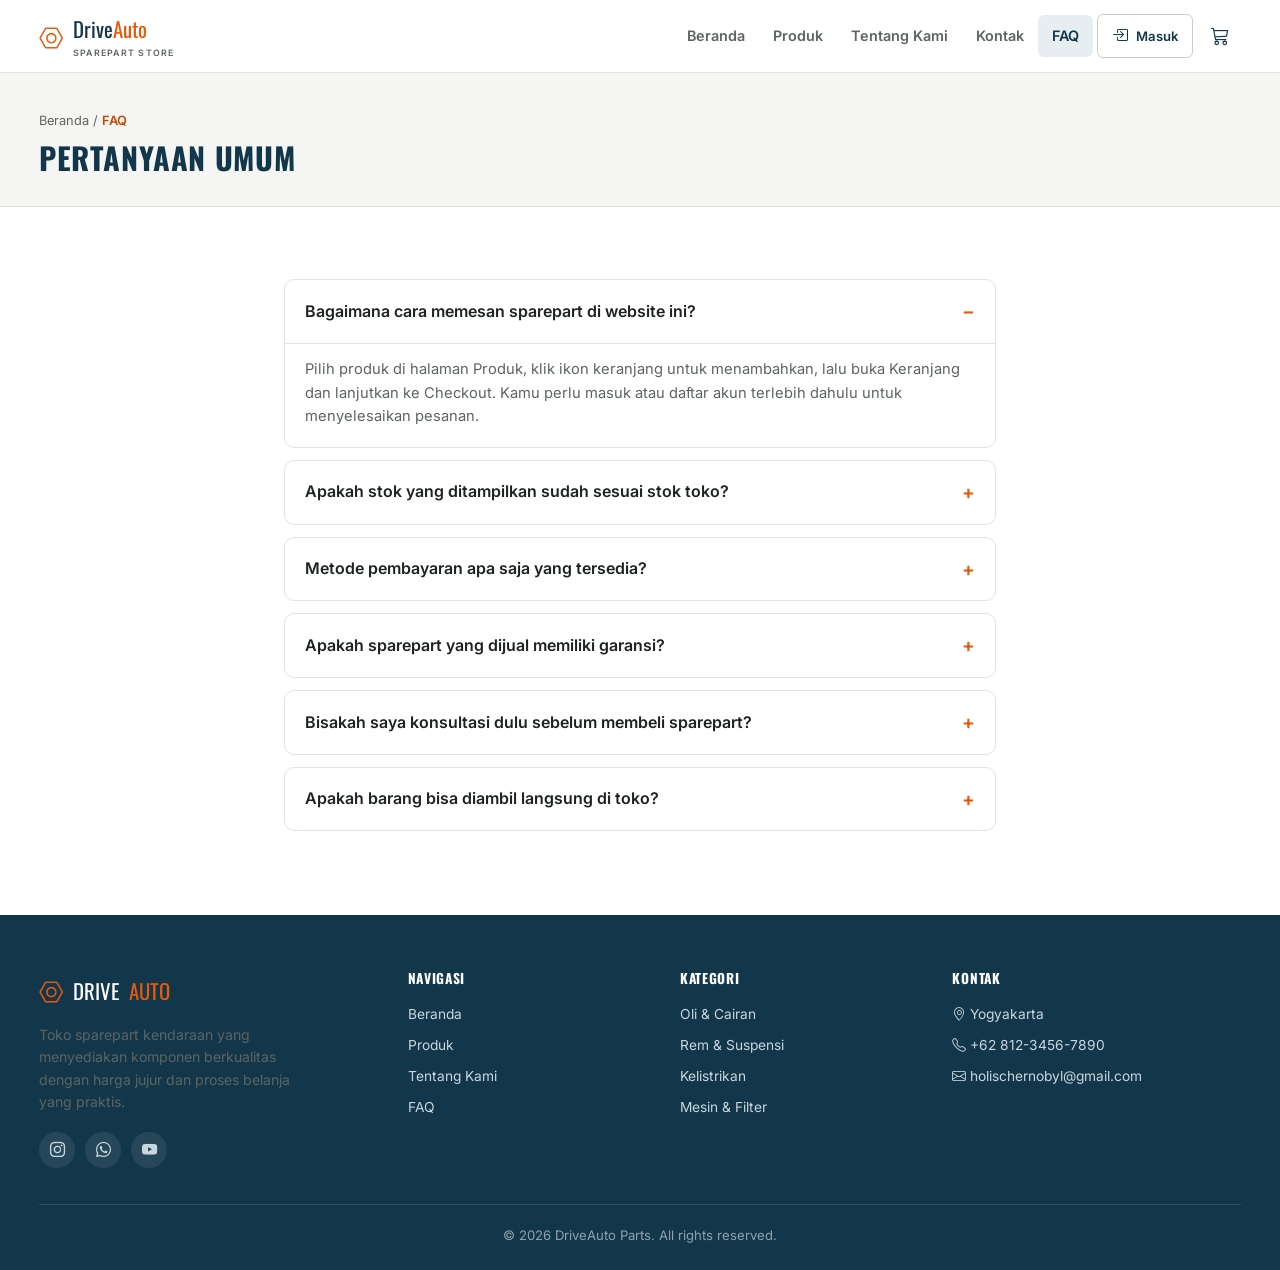
<file: faq.html>
<!DOCTYPE html>
<html lang="id">
<head>
<meta charset="UTF-8">
<meta name="viewport" content="width=device-width, initial-scale=1.0">
<title>FAQ — DriveAuto Parts</title>
<meta name="description" content="Pertanyaan yang sering diajukan seputar pemesanan, pembayaran, dan garansi sparepart di DriveAuto Parts.">
<link rel="stylesheet" href="https://cdn.jsdelivr.net/npm/bootstrap-icons@1.11.3/font/bootstrap-icons.css">
<link rel="stylesheet" href="assets/css/style.css">
<style>
  .faq-item{border:1px solid var(--line);border-radius:var(--radius);margin-bottom:12px;overflow:hidden;background:var(--surface);}
  .faq-item summary{padding:16px 20px;cursor:pointer;font-weight:600;color:var(--ink);list-style:none;display:flex;justify-content:space-between;align-items:center;}
  .faq-item summary::-webkit-details-marker{display:none;}
  .faq-item summary::after{content:"+";font-size:1.2rem;color:var(--accent);}
  .faq-item[open] summary::after{content:"−";}
  .faq-item[open] summary{border-bottom:1px solid var(--line);}
  .faq-item p{padding:14px 20px 18px;font-size:.92rem;}
</style>
</head>
<body>

<header class="site-header">
  <div class="wrap nav">
    <a href="index.html" class="brand">
      <i class="bi bi-nut"></i>
      <span>Drive<span class="dot">Auto</span><br><small>SPAREPART STORE</small></span>
    </a>
    <nav class="nav-links">
      <a href="index.html">Beranda</a>
      <a href="produk.html">Produk</a>
      <a href="tentang.html">Tentang Kami</a>
      <a href="kontak.html">Kontak</a>
      <a href="faq.html" class="active">FAQ</a>
    </nav>
<div class="nav-actions">
  <span data-auth-slot></span>
  <a href="keranjang.html" class="icon-btn" aria-label="Keranjang">
    <i class="bi bi-cart3"></i>
    <span class="cart-count" data-cart-count>0</span>
  </a>
  <button class="nav-toggle" aria-label="Menu"><i class="bi bi-list"></i></button>
</div>
  </div>
</header>

<section class="page-banner">
  <div class="wrap">
    <div class="breadcrumb">Beranda / <span>FAQ</span></div>
    <h1>Pertanyaan Umum</h1>
  </div>
</section>

<section class="section">
  <div class="wrap" style="max-width:760px;">
    <details class="faq-item" open>
      <summary>Bagaimana cara memesan sparepart di website ini?</summary>
      <p>Pilih produk di halaman Produk, klik ikon keranjang untuk menambahkan, lalu buka Keranjang dan lanjutkan ke Checkout. Kamu perlu masuk atau daftar akun terlebih dahulu untuk menyelesaikan pesanan.</p>
    </details>
    <details class="faq-item">
      <summary>Apakah stok yang ditampilkan sudah sesuai stok toko?</summary>
      <p>Ya, stok pada website mengikuti data yang diperbarui langsung oleh tim toko, sehingga menggambarkan ketersediaan barang yang sebenarnya.</p>
    </details>
    <details class="faq-item">
      <summary>Metode pembayaran apa saja yang tersedia?</summary>
      <p>Saat checkout tersedia tiga pilihan: Transfer Bank, QRIS, dan Bayar di Toko.</p>
    </details>
    <details class="faq-item">
      <summary>Apakah sparepart yang dijual memiliki garansi?</summary>
      <p>Sebagian besar produk, terutama komponen rem, kelistrikan, dan mesin, memiliki garansi resmi. Detail garansi masing-masing produk bisa dilihat di halaman detail produk.</p>
    </details>
    <details class="faq-item">
      <summary>Bisakah saya konsultasi dulu sebelum membeli sparepart?</summary>
      <p>Tentu. Tim teknisi kami siap dihubungi lewat halaman Kontak atau media sosial toko kalau kamu masih ragu memilih part yang cocok untuk kendaraanmu.</p>
    </details>
    <details class="faq-item">
      <summary>Apakah barang bisa diambil langsung di toko?</summary>
      <p>Bisa. Saat checkout, pilih metode "Bayar di Toko" dan barang bisa diambil atau dipasang langsung di lokasi toko.</p>
    </details>
  </div>
</section>

<footer class="site-footer">
  <div class="wrap">
    <div class="footer-grid">
      <div>
        <div class="brand" style="margin-bottom:14px;"><i class="bi bi-nut"></i> DRIVE<span class="dot">AUTO</span></div>
        <p style="font-size:.88rem;max-width:280px;">Toko sparepart kendaraan yang menyediakan komponen
          berkualitas dengan harga jujur dan proses belanja yang praktis.</p>
        <div class="social-row" style="margin-top:18px;">
          <a href="https://instagram.com/nurkholisanwari" target="_blank" aria-label="Instagram"><i class="bi bi-instagram"></i></a>
          <a href="https://wa.me/6287898781062" target="_blank" aria-label="WhatsApp"><i class="bi bi-whatsapp"></i></a>
          <a href="https://www.youtube.com/watch?v=EHgA1c9JLPM" target="_blank" aria-label="YouTube"><i class="bi bi-youtube"></i></a>
        </div>
      </div>
      <div>
        <h5>Navigasi</h5>
        <ul>
          <li><a href="index.html">Beranda</a></li>
          <li><a href="produk.html">Produk</a></li>
          <li><a href="tentang.html">Tentang Kami</a></li>
          <li><a href="faq.html">FAQ</a></li>
        </ul>
      </div>
      <div>
        <h5>Kategori</h5>
        <ul>
          <li><a href="produk.html">Oli &amp; Cairan</a></li>
          <li><a href="produk.html">Rem &amp; Suspensi</a></li>
          <li><a href="produk.html">Kelistrikan</a></li>
          <li><a href="produk.html">Mesin &amp; Filter</a></li>
        </ul>
      </div>
      <div>
        <h5>Kontak</h5>
        <ul>
          <li><i class="bi bi-geo-alt"></i> Yogyakarta</li>
          <li><i class="bi bi-telephone"></i> +62 812-3456-7890</li>
          <li><i class="bi bi-envelope"></i> holischernobyl@gmail.com</li>
        </ul>
      </div>
    </div>
    <div class="footer-bottom">
      <span>© <span id="current-year">2026</span> DriveAuto Parts. All rights reserved.</span>
    </div>
  </div>
</footer>

<script src="assets/js/store.js"></script>
<script src="assets/js/main.js"></script>
</body>
</html>
</file>
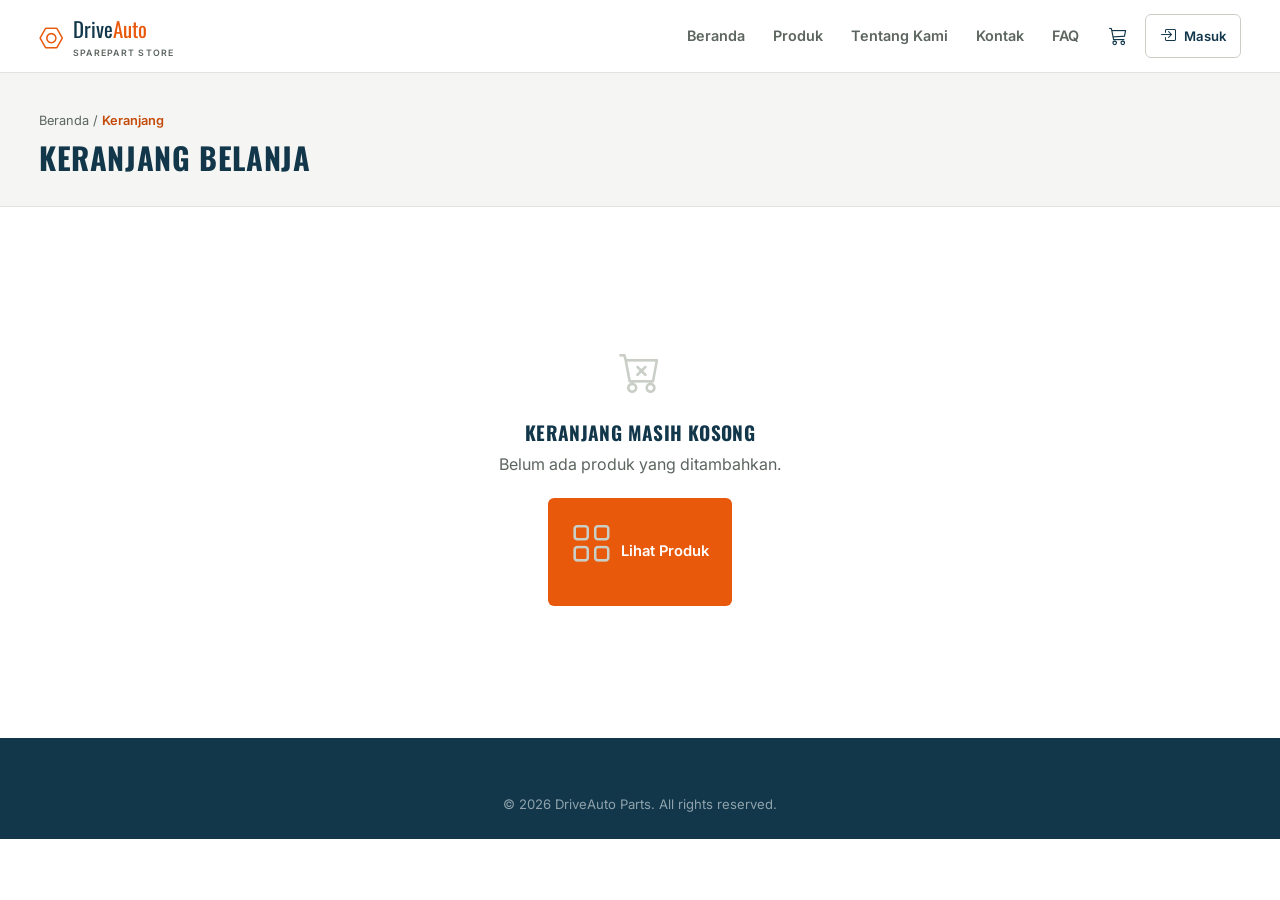
<file: keranjang.html>
<!DOCTYPE html>
<html lang="id">
<head>
<meta charset="UTF-8">
<meta name="viewport" content="width=device-width, initial-scale=1.0">
<title>Keranjang — DriveAuto Parts</title>
<link rel="stylesheet" href="https://cdn.jsdelivr.net/npm/bootstrap-icons@1.11.3/font/bootstrap-icons.css">
<link rel="stylesheet" href="assets/css/style.css">
</head>
<body>

<header class="site-header">
  <div class="wrap nav">
    <a href="index.html" class="brand">
      <i class="bi bi-nut"></i>
      <span>Drive<span class="dot">Auto</span><br><small>SPAREPART STORE</small></span>
    </a>
    <nav class="nav-links">
      <a href="index.html">Beranda</a>
      <a href="produk.html">Produk</a>
      <a href="tentang.html">Tentang Kami</a>
      <a href="kontak.html">Kontak</a>
      <a href="faq.html">FAQ</a>
    </nav>
    <div class="nav-actions">
      <a href="keranjang.html" class="icon-btn" aria-label="Keranjang">
        <i class="bi bi-cart3"></i>
        <span class="cart-count" data-cart-count>0</span>
      </a>
      <span data-auth-slot></span>
      <button class="nav-toggle" aria-label="Menu"><i class="bi bi-list"></i></button>
    </div>
  </div>
</header>

<section class="page-banner">
  <div class="wrap">
    <div class="breadcrumb">Beranda / <span>Keranjang</span></div>
    <h1>Keranjang Belanja</h1>
  </div>
</section>

<section class="section">
  <div class="wrap" id="cart-wrap"></div>
</section>

<footer class="site-footer">
  <div class="wrap">
    <div class="footer-bottom" style="border-top:none;padding-top:0;">
      <span>© <span id="current-year">2026</span> DriveAuto Parts. All rights reserved.</span>
    </div>
  </div>
</footer>

<script src="assets/js/store.js"></script>
<script src="assets/js/main.js"></script>
<script>
  function renderCart(){
    const items = Store.cartDetailed();
    const wrap = document.getElementById('cart-wrap');

    if(items.length === 0){
      wrap.innerHTML = `
        <div class="empty-cart">
          <i class="bi bi-cart-x"></i>
          <h2 style="font-size:1.2rem;margin-bottom:8px;">Keranjang masih kosong</h2>
          <p style="margin-bottom:20px;">Belum ada produk yang ditambahkan.</p>
          <a href="produk.html" class="btn btn-primary"><i class="bi bi-grid"></i> Lihat Produk</a>
        </div>`;
      return;
    }

    const total = items.reduce((s, i) => s + i.subtotal, 0);

    wrap.innerHTML = `
      <div class="grid-2" style="grid-template-columns:2fr 1fr;align-items:flex-start;">
        <div class="table-wrap">
          <table class="cart-table">
            <thead><tr><th>Produk</th><th>Harga</th><th>Jumlah</th><th>Subtotal</th><th></th></tr></thead>
            <tbody id="cart-body"></tbody>
          </table>
        </div>
        <div class="cart-summary">
          <h3 style="margin-bottom:16px;">Ringkasan</h3>
          <div class="summary-row"><span>Subtotal</span><span>${formatRupiah(total)}</span></div>
          <div class="summary-row"><span>Ongkos Kirim</span><span>Ambil di toko</span></div>
          <div class="summary-row total"><span>Total</span><span>${formatRupiah(total)}</span></div>
          <a href="checkout.html" class="btn btn-primary btn-block" style="margin-top:16px;">
            <i class="bi bi-bag-check"></i> Lanjut ke Checkout</a>
        </div>
      </div>`;

    const body = document.getElementById('cart-body');
    items.forEach(item => {
      body.insertAdjacentHTML('beforeend', `
        <tr data-row="${item.productId}">
          <td>
            <div class="cart-item">
              <img src="${item.product.img}" alt="${item.product.name}">
              <div>
                <div class="nm">${item.product.name}</div>
                <div class="cd">#${item.product.code}</div>
              </div>
            </div>
          </td>
          <td>${formatRupiah(item.product.price)}</td>
          <td>
            <div class="qty-box">
              <button data-qty-down="${item.productId}">−</button>
              <span>${item.qty}</span>
              <button data-qty-up="${item.productId}">+</button>
            </div>
          </td>
          <td class="price">${formatRupiah(item.subtotal)}</td>
          <td><button class="remove-btn" data-remove="${item.productId}"><i class="bi bi-trash3"></i></button></td>
        </tr>`);
    });

    body.querySelectorAll('[data-qty-up]').forEach(b => b.addEventListener('click', () => {
      const id = b.getAttribute('data-qty-up');
      const line = Store.getCart().find(c => c.productId === id);
      Store.updateCartQty(id, line.qty + 1);
      renderCart(); refreshNavState();
    }));
    body.querySelectorAll('[data-qty-down]').forEach(b => b.addEventListener('click', () => {
      const id = b.getAttribute('data-qty-down');
      const line = Store.getCart().find(c => c.productId === id);
      Store.updateCartQty(id, line.qty - 1);
      renderCart(); refreshNavState();
    }));
    body.querySelectorAll('[data-remove]').forEach(b => b.addEventListener('click', () => {
      Store.removeFromCart(b.getAttribute('data-remove'));
      renderCart(); refreshNavState();
      showToast('Produk dihapus dari keranjang', 'bi-trash3');
    }));
  }
  renderCart();
</script>
</body>
</html>
</file>
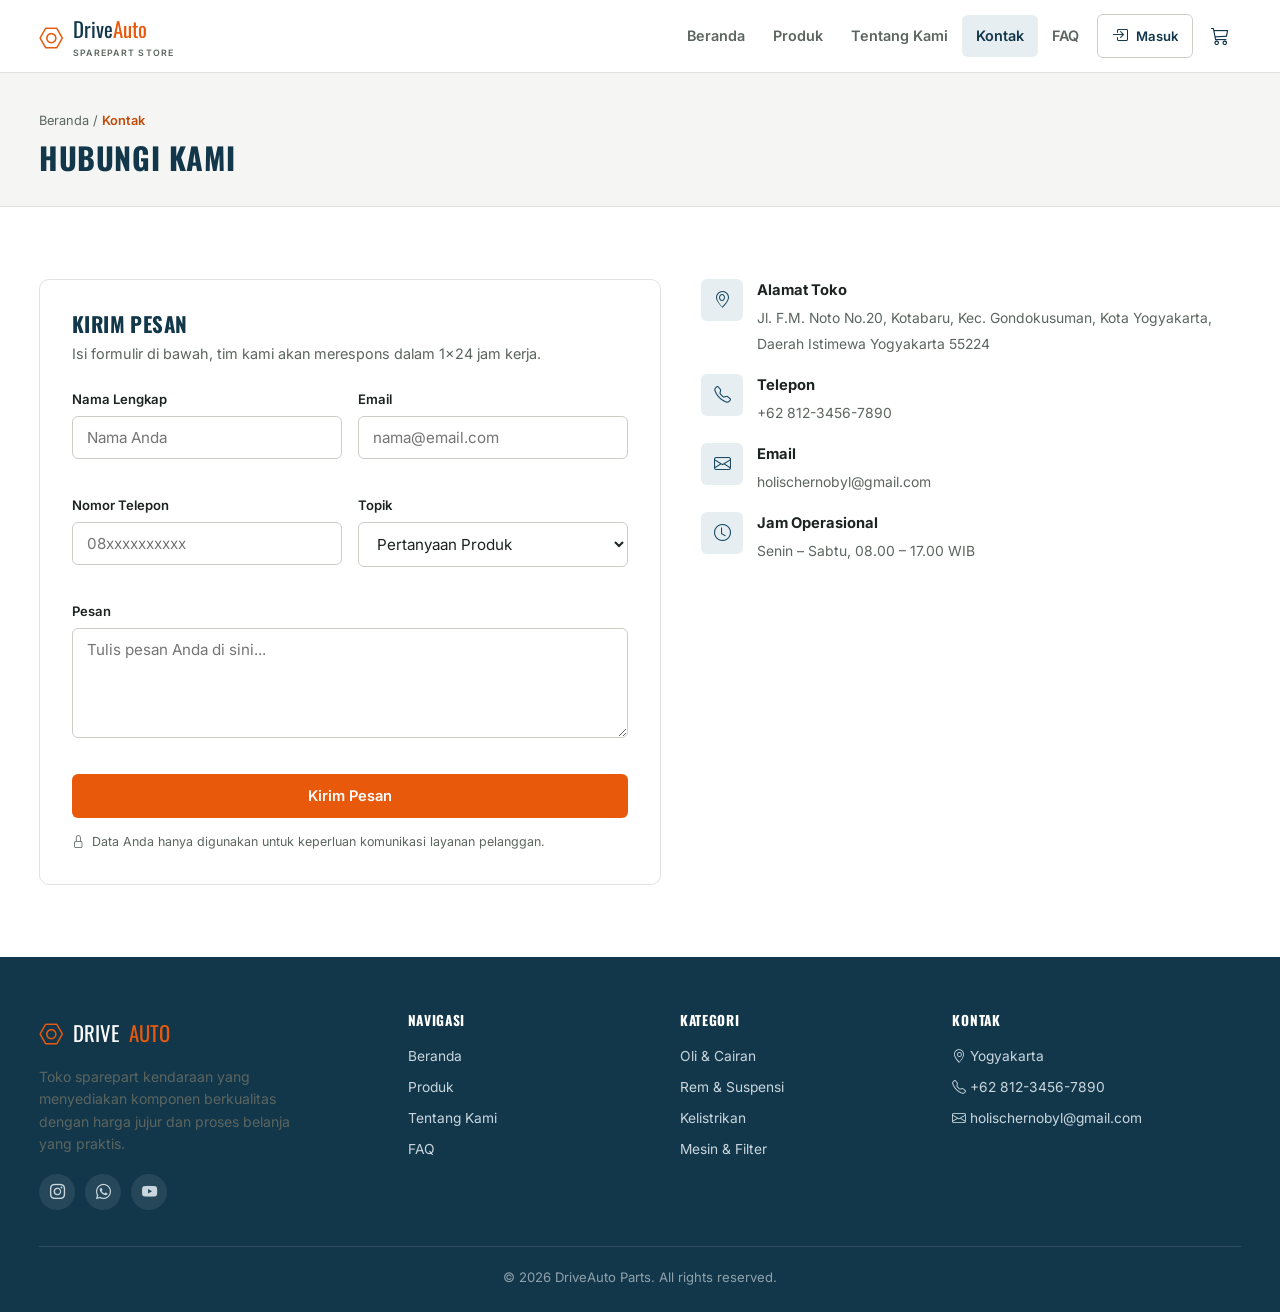
<file: kontak.html>
<!DOCTYPE html>
<html lang="id">
<head>
<meta charset="UTF-8">
<meta name="viewport" content="width=device-width, initial-scale=1.0">
<title>Kontak — DriveAuto Parts</title>
<meta name="description" content="Hubungi DriveAuto Parts untuk pertanyaan seputar sparepart kendaraan, pemesanan, dan kerja sama.">
<link rel="stylesheet" href="https://cdn.jsdelivr.net/npm/bootstrap-icons@1.11.3/font/bootstrap-icons.css">
<link rel="stylesheet" href="assets/css/style.css">
</head>
<body>

<header class="site-header">
  <div class="wrap nav">
    <a href="index.html" class="brand">
      <i class="bi bi-nut"></i>
      <span>Drive<span class="dot">Auto</span><br><small>SPAREPART STORE</small></span>
    </a>
    <nav class="nav-links">
      <a href="index.html">Beranda</a>
      <a href="produk.html">Produk</a>
      <a href="tentang.html">Tentang Kami</a>
      <a href="kontak.html" class="active">Kontak</a>
      <a href="faq.html">FAQ</a>
    </nav>
<div class="nav-actions">
  <span data-auth-slot></span>
  <a href="keranjang.html" class="icon-btn" aria-label="Keranjang">
    <i class="bi bi-cart3"></i>
    <span class="cart-count" data-cart-count>0</span>
  </a>
  <button class="nav-toggle" aria-label="Menu"><i class="bi bi-list"></i></button>
</div>
  </div>
</header>

<section class="page-banner">
  <div class="wrap">
    <div class="breadcrumb">Beranda / <span>Kontak</span></div>
    <h1>Hubungi Kami</h1>
  </div>
</section>

<section class="section">
  <div class="wrap grid-2" style="align-items:flex-start;">
    <div class="form-card">
      <h2 style="font-size:1.3rem;margin-bottom:6px;">Kirim Pesan</h2>
      <p style="font-size:.9rem;margin-bottom:24px;">Isi formulir di bawah, tim kami akan merespons dalam 1x24 jam kerja.</p>

      <form id="contact-form" novalidate>
        <div class="form-row">
          <div class="field">
            <label for="f-name">Nama Lengkap</label>
            <input type="text" id="f-name" name="name" placeholder="Nama Anda">
            <span class="error" id="err-name"></span>
          </div>
          <div class="field">
            <label for="f-email">Email</label>
            <input type="email" id="f-email" name="email" placeholder="nama@email.com">
            <span class="error" id="err-email"></span>
          </div>
        </div>
        <div class="form-row">
          <div class="field">
            <label for="f-phone">Nomor Telepon</label>
            <input type="tel" id="f-phone" name="phone" placeholder="08xxxxxxxxxx">
            <span class="error" id="err-phone"></span>
          </div>
          <div class="field">
            <label for="f-topic">Topik</label>
            <select id="f-topic" name="topic">
              <option>Pertanyaan Produk</option>
              <option>Pemesanan</option>
              <option>Klaim Garansi</option>
              <option>Kerja Sama Mitra Bengkel</option>
              <option>Lainnya</option>
            </select>
          </div>
        </div>
        <div class="form-row">
          <div class="field full">
            <label for="f-message">Pesan</label>
            <textarea id="f-message" name="message" placeholder="Tulis pesan Anda di sini..."></textarea>
            <span class="error" id="err-message"></span>
          </div>
        </div>
        <button type="submit" class="btn btn-primary btn-block">Kirim Pesan</button>
        <p class="form-note"><i class="bi bi-lock"></i> Data Anda hanya digunakan untuk keperluan komunikasi layanan pelanggan.</p>
      </form>
    </div>

    <div>
      <ul class="info-list">
        <li>
          <span class="ic"><i class="bi bi-geo-alt"></i></span>
          <div><b>Alamat Toko</b><span>Jl. F.M. Noto No.20, Kotabaru, Kec. Gondokusuman, Kota Yogyakarta, Daerah Istimewa Yogyakarta 55224</span></div>
        </li>
        <li>
          <span class="ic"><i class="bi bi-telephone"></i></span>
          <div><b>Telepon</b><span>+62 812-3456-7890</span></div>
        </li>
        <li>
          <span class="ic"><i class="bi bi-envelope"></i></span>
          <div><b>Email</b><span>holischernobyl@gmail.com</span></div>
        </li>
        <li>
          <span class="ic"><i class="bi bi-clock"></i></span>
          <div><b>Jam Operasional</b><span>Senin – Sabtu, 08.00 – 17.00 WIB</span></div>
        </li>
      </ul>
    </div>
  </div>
</section>

<footer class="site-footer">
  <div class="wrap">
    <div class="footer-grid">
      <div>
        <div class="brand" style="margin-bottom:14px;"><i class="bi bi-nut"></i> DRIVE<span class="dot">AUTO</span></div>
        <p style="font-size:.88rem;max-width:280px;">Toko sparepart kendaraan yang menyediakan komponen
          berkualitas dengan harga jujur dan proses belanja yang praktis.</p>
<div class="social-row" style="margin-top:18px;">
  <a href="https://instagram.com/nurkholisanwari" target="_blank" aria-label="Instagram"><i class="bi bi-instagram"></i></a>
  <a href="https://wa.me/6287898781062" target="_blank" aria-label="WhatsApp"><i class="bi bi-whatsapp"></i></a>
  <a href="https://www.youtube.com/watch?v=EHgA1c9JLPM" target="_blank" aria-label="YouTube"><i class="bi bi-youtube"></i></a>
</div>
      </div>
      <div>
        <h5>Navigasi</h5>
        <ul>
          <li><a href="index.html">Beranda</a></li>
          <li><a href="produk.html">Produk</a></li>
          <li><a href="tentang.html">Tentang Kami</a></li>
          <li><a href="faq.html">FAQ</a></li>
        </ul>
      </div>
      <div>
        <h5>Kategori</h5>
        <ul>
          <li><a href="produk.html">Oli &amp; Cairan</a></li>
          <li><a href="produk.html">Rem &amp; Suspensi</a></li>
          <li><a href="produk.html">Kelistrikan</a></li>
          <li><a href="produk.html">Mesin &amp; Filter</a></li>
        </ul>
      </div>
      <div>
        <h5>Kontak</h5>
        <ul>
          <li><i class="bi bi-geo-alt"></i> Yogyakarta</li>
          <li><i class="bi bi-telephone"></i> +62 812-3456-7890</li>
          <li><i class="bi bi-envelope"></i> holischernobyl@gmail.com</li>
        </ul>
      </div>
    </div>
    <div class="footer-bottom">
      <span>© <span id="current-year">2026</span> DriveAuto Parts. All rights reserved.</span>
    </div>
  </div>
</footer>

<script src="assets/js/store.js"></script>
<script src="assets/js/main.js"></script>
</body>
</html>
</file>
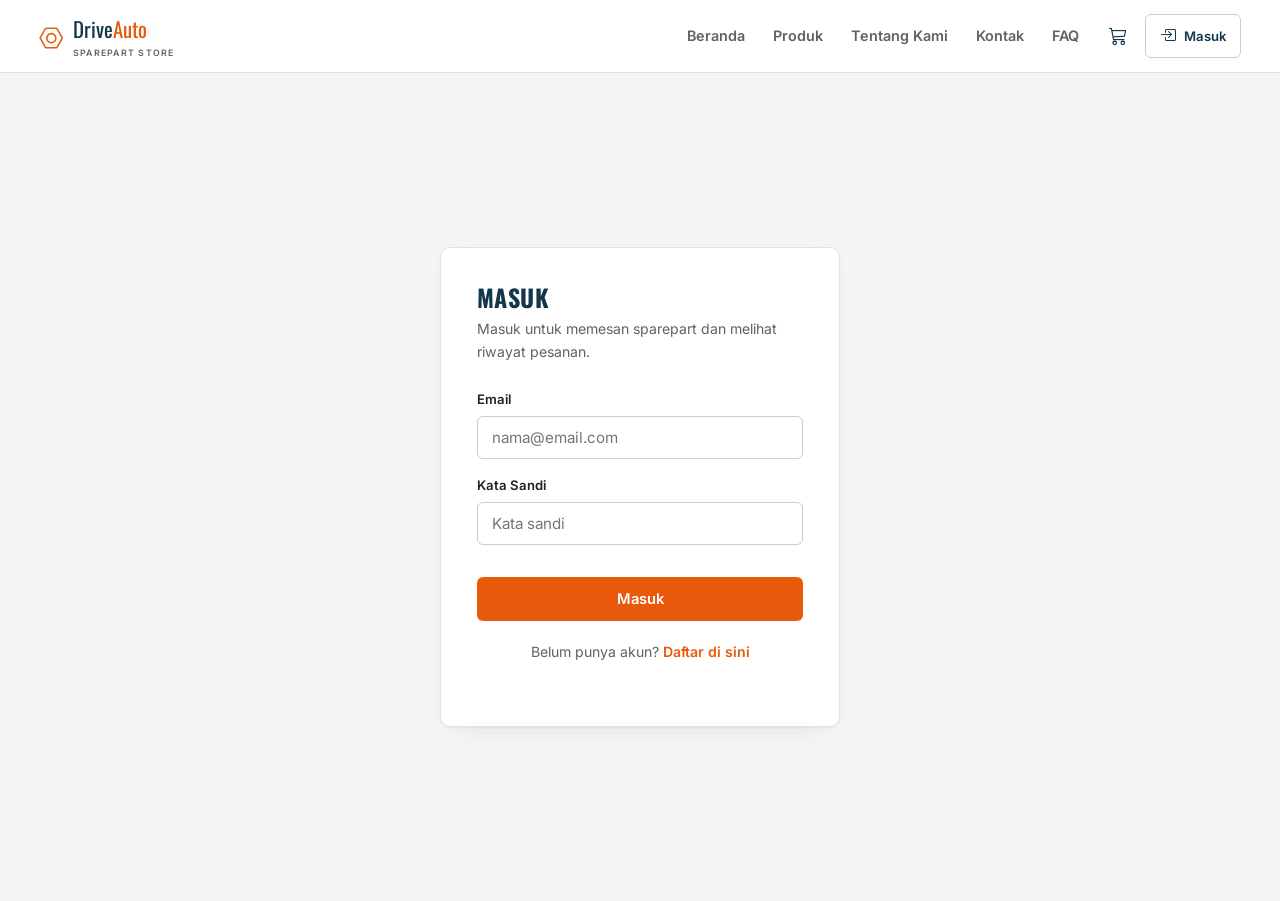
<file: login.html>
<!DOCTYPE html>
<html lang="id">
<head>
<meta charset="UTF-8">
<meta name="viewport" content="width=device-width, initial-scale=1.0">
<title>Masuk — DriveAuto Parts</title>
<link rel="stylesheet" href="https://cdn.jsdelivr.net/npm/bootstrap-icons@1.11.3/font/bootstrap-icons.css">
<link rel="stylesheet" href="assets/css/style.css">
</head>
<body>

<header class="site-header">
  <div class="wrap nav">
    <a href="index.html" class="brand">
      <i class="bi bi-nut"></i>
      <span>Drive<span class="dot">Auto</span><br><small>SPAREPART STORE</small></span>
    </a>
    <nav class="nav-links">
      <a href="index.html">Beranda</a>
      <a href="produk.html">Produk</a>
      <a href="tentang.html">Tentang Kami</a>
      <a href="kontak.html">Kontak</a>
      <a href="faq.html">FAQ</a>
    </nav>
    <div class="nav-actions">
      <a href="keranjang.html" class="icon-btn" aria-label="Keranjang">
        <i class="bi bi-cart3"></i>
        <span class="cart-count" data-cart-count>0</span>
      </a>
      <span data-auth-slot></span>
      <button class="nav-toggle" aria-label="Menu"><i class="bi bi-list"></i></button>
    </div>
  </div>
</header>

<div class="auth-shell">
  <div class="auth-card">

    <h1>Masuk</h1>
    <p>Masuk untuk memesan sparepart dan melihat riwayat pesanan.</p>

    <form id="login-form" novalidate>
      <div class="field" style="margin-bottom:16px;">
        <label for="l-email">Email</label>
        <input type="email" id="l-email" placeholder="nama@email.com">
      </div>
      <div class="field" style="margin-bottom:8px;">
        <label for="l-password">Kata Sandi</label>
        <input type="password" id="l-password" placeholder="Kata sandi">
      </div>
      <p class="error" id="login-error" style="margin-bottom:10px;"></p>
      <button type="submit" class="btn btn-primary btn-block"></i> Masuk</button>
    </form>

    <p class="auth-foot">Belum punya akun? <a href="register.html">Daftar di sini</a></p>


  </div>
</div>

<script src="assets/js/store.js"></script>
<script src="assets/js/main.js"></script>
<script>
  document.getElementById('login-form').addEventListener('submit', (e) => {
    e.preventDefault();
    const email = document.getElementById('l-email').value.trim();
    const password = document.getElementById('l-password').value;
    const result = Store.login(email, password);
    const errEl = document.getElementById('login-error');
    if(!result.ok){ errEl.textContent = result.message; return; }
    errEl.textContent = '';
    window.location.href = result.user.role === 'admin' ? 'admin.html' : 'akun.html';
  });
</script>
</body>
</html>
</file>
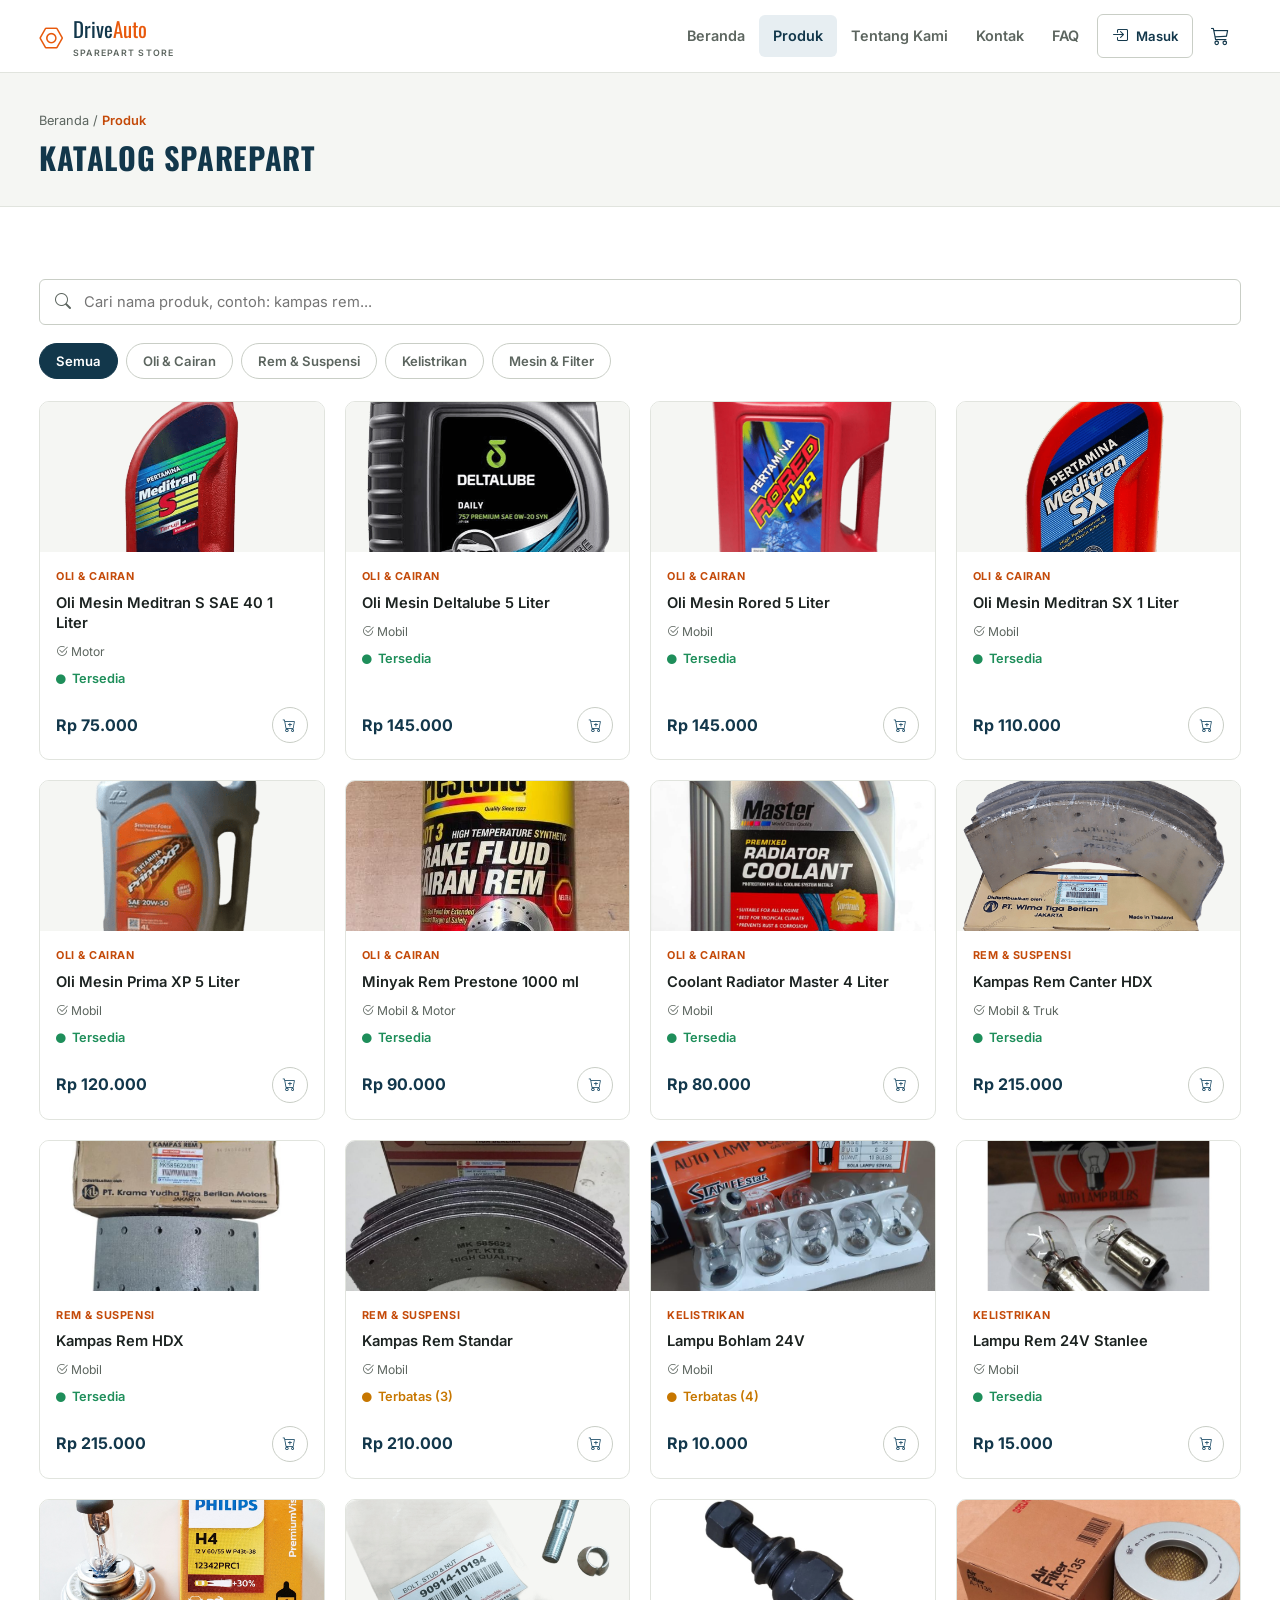
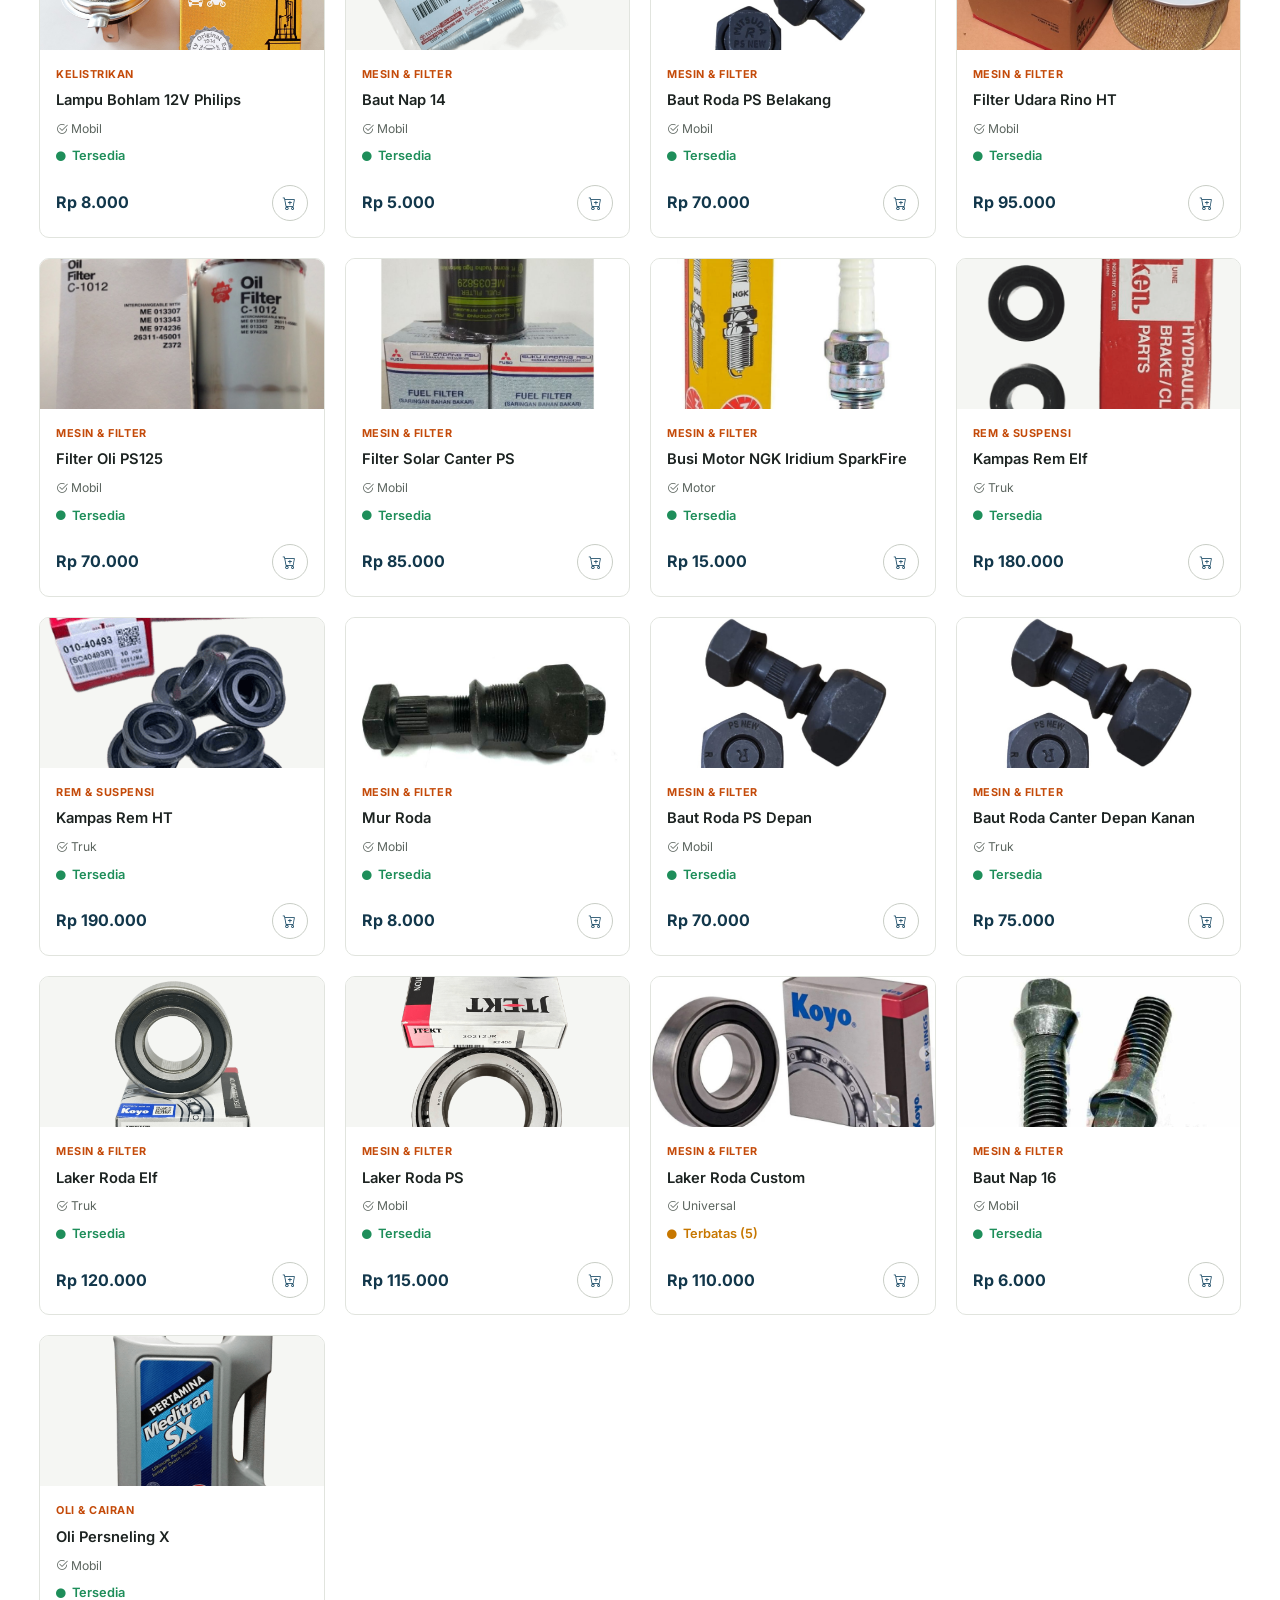
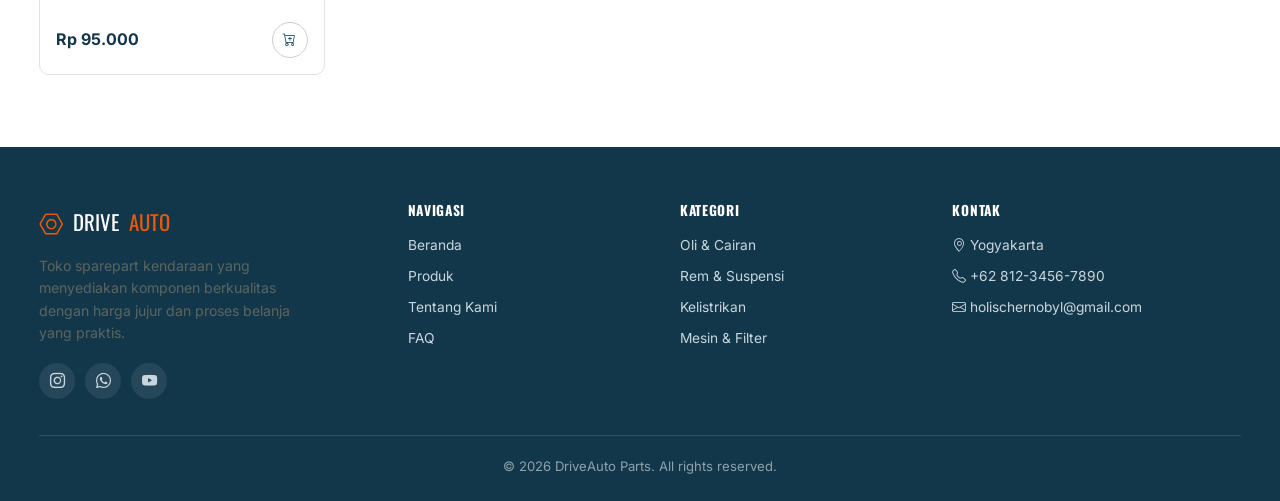
<file: produk.html>
<!DOCTYPE html>
<html lang="id">
<head>
<meta charset="UTF-8">
<meta name="viewport" content="width=device-width, initial-scale=1.0">
<title>Produk — DriveAuto Parts</title>
<meta name="description" content="Katalog lengkap sparepart kendaraan DriveAuto Parts: oli, rem, kelistrikan, dan mesin.">
<link rel="stylesheet" href="https://cdn.jsdelivr.net/npm/bootstrap-icons@1.11.3/font/bootstrap-icons.css">
<link rel="stylesheet" href="assets/css/style.css">
</head>
<body>

<header class="site-header">
  <div class="wrap nav">
    <a href="index.html" class="brand">
      <i class="bi bi-nut"></i>
      <span>Drive<span class="dot">Auto</span><br><small>SPAREPART STORE</small></span>
    </a>
    <nav class="nav-links">
      <a href="index.html">Beranda</a>
      <a href="produk.html" class="active">Produk</a>
      <a href="tentang.html">Tentang Kami</a>
      <a href="kontak.html">Kontak</a>
      <a href="faq.html">FAQ</a>
    </nav>
<div class="nav-actions">
  <span data-auth-slot></span>
  <a href="keranjang.html" class="icon-btn" aria-label="Keranjang">
    <i class="bi bi-cart3"></i>
    <span class="cart-count" data-cart-count>0</span>
  </a>
  <button class="nav-toggle" aria-label="Menu"><i class="bi bi-list"></i></button>
</div>
  </div>
</header>

<section class="page-banner">
  <div class="wrap">
    <div class="breadcrumb">Beranda / <span>Produk</span></div>
    <h1>Katalog Sparepart</h1>
  </div>
</section>

<section class="section">
  <div class="wrap">
    <div class="search-row">
      <div class="input-icon">
        <i class="bi bi-search"></i>
        <input type="text" id="product-search" placeholder="Cari nama produk, contoh: kampas rem...">
      </div>
    </div>
    <div class="filter-bar">
      <button class="active" data-filter="all">Semua</button>
      <button data-filter="oli">Oli &amp; Cairan</button>
      <button data-filter="rem">Rem &amp; Suspensi</button>
      <button data-filter="listrik">Kelistrikan</button>
      <button data-filter="mesin">Mesin &amp; Filter</button>
    </div>

    <div class="product-grid" id="product-grid"></div>
    <p id="empty-state" style="display:none;text-align:center;padding:40px;color:var(--ink-dim);">
      <i class="bi bi-search" style="font-size:1.6rem;display:block;margin-bottom:10px;"></i>
      Produk tidak ditemukan. Coba kata kunci lain.
    </p>
  </div>
</section>

<footer class="site-footer">
  <div class="wrap">
    <div class="footer-grid">
      <div>
        <div class="brand" style="margin-bottom:14px;"><i class="bi bi-nut"></i> DRIVE<span class="dot">AUTO</span></div>
        <p style="font-size:.88rem;max-width:280px;">Toko sparepart kendaraan yang menyediakan komponen
          berkualitas dengan harga jujur dan proses belanja yang praktis.</p>
        <div class="social-row" style="margin-top:18px;">
          <a href="https://instagram.com/nurkholisanwari" target="_blank" aria-label="Instagram"><i class="bi bi-instagram"></i></a>
          <a href="https://wa.me/6287898781062" target="_blank" aria-label="WhatsApp"><i class="bi bi-whatsapp"></i></a>
          <a href="https://www.youtube.com/watch?v=EHgA1c9JLPM" target="_blank" aria-label="YouTube"><i class="bi bi-youtube"></i></a>
        </div>
      </div>
      <div>
        <h5>Navigasi</h5>
        <ul>
          <li><a href="index.html">Beranda</a></li>
          <li><a href="produk.html">Produk</a></li>
          <li><a href="tentang.html">Tentang Kami</a></li>
          <li><a href="faq.html">FAQ</a></li>
        </ul>
      </div>
      <div>
        <h5>Kategori</h5>
        <ul>
          <li><a href="produk.html">Oli &amp; Cairan</a></li>
          <li><a href="produk.html">Rem &amp; Suspensi</a></li>
          <li><a href="produk.html">Kelistrikan</a></li>
          <li><a href="produk.html">Mesin &amp; Filter</a></li>
        </ul>
      </div>
      <div>
        <h5>Kontak</h5>
        <ul>
          <li><i class="bi bi-geo-alt"></i> Yogyakarta</li>
          <li><i class="bi bi-telephone"></i> +62 812-3456-7890</li>
          <li><i class="bi bi-envelope"></i> holischernobyl@gmail.com</li>
        </ul>
      </div>
    </div>
    <div class="footer-bottom">
      <span>© <span id="current-year">2026</span> DriveAuto Parts. All rights reserved.</span>
    </div>
  </div>
</footer>

<script src="assets/js/store.js"></script>
<script src="assets/js/main.js"></script>
<script>
  const grid = document.getElementById('product-grid');
  Store.getProducts().forEach(p => {
    const low = p.stock <= 5;
    const stockClass = low ? 'stock-low' : 'stock-ok';
    const stockText = low ? `Terbatas (${p.stock})` : 'Tersedia';
    grid.insertAdjacentHTML('beforeend', `
      <div class="product-card" data-category="${p.category}" data-name="${p.name}">
        <div class="pc-img"><img src="${p.img}" alt="${p.name}"></div>
        <div class="pc-body">
          <span class="pc-cat">${CATEGORY_LABELS[p.category]}</span>
          <span class="pc-name">${p.name}</span>
          <span class="pc-compat"><i class="bi bi-check2-circle"></i> ${p.compat}</span>
          <span class="${stockClass}"><i class="bi bi-circle-fill"></i> ${stockText}</span>
          <div class="pc-foot">
            <span class="price">${formatRupiah(p.price)}</span>
            <button class="add-cart-btn" data-add-to-cart="${p.id}" aria-label="Tambah ke keranjang"><i class="bi bi-cart-plus"></i></button>
          </div>
        </div>
      </div>`);
  });

  // Tombol tambah-ke-keranjang & pencarian/filter otomatis ditangani main.js
  // (listener dipasang saat DOMContentLoaded, yaitu setelah grid ini selesai dirender).
</script>
</body>
</html>
</file>
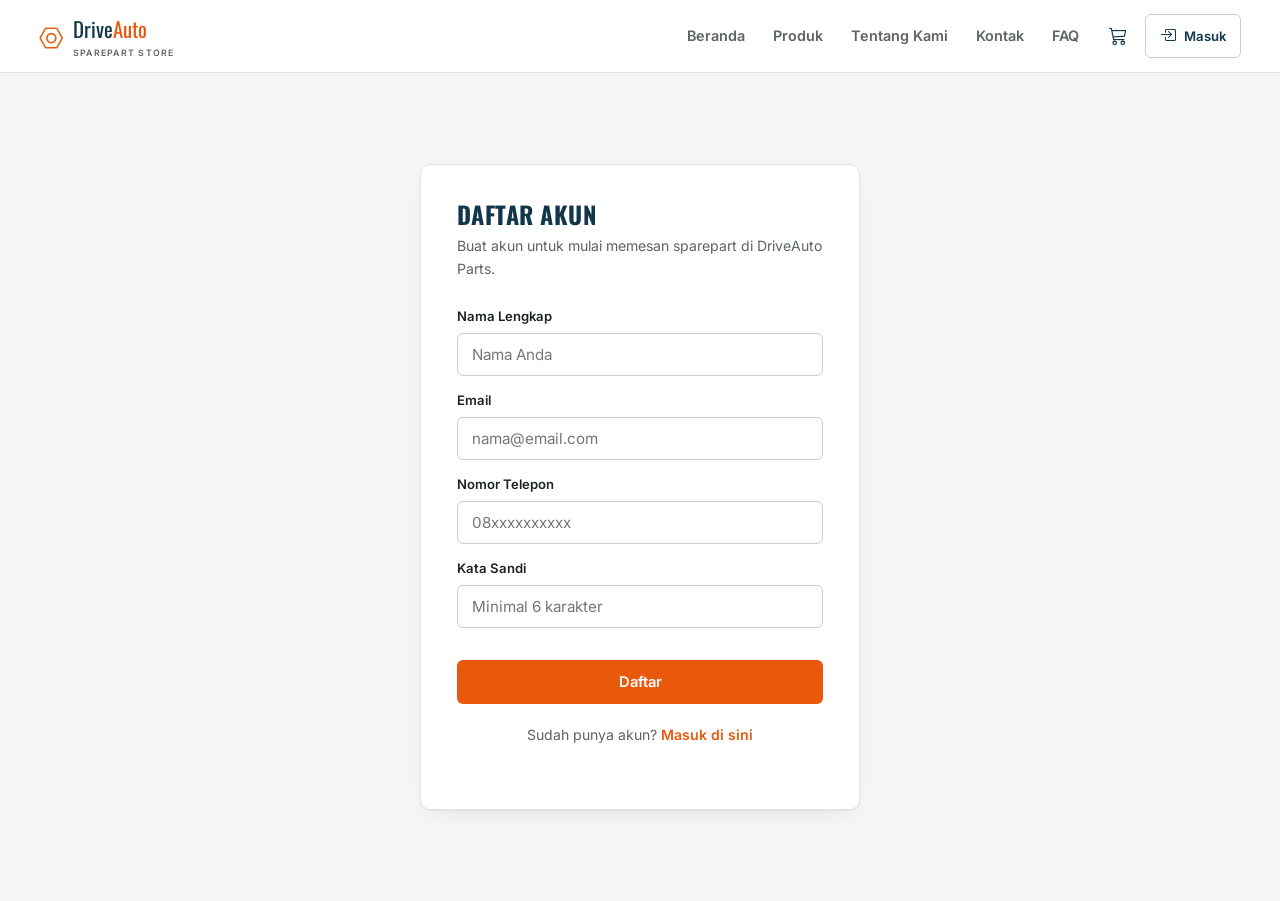
<file: register.html>
<!DOCTYPE html>
<html lang="id">
<head>
<meta charset="UTF-8">
<meta name="viewport" content="width=device-width, initial-scale=1.0">
<title>Daftar Akun — DriveAuto Parts</title>
<link rel="stylesheet" href="https://cdn.jsdelivr.net/npm/bootstrap-icons@1.11.3/font/bootstrap-icons.css">
<link rel="stylesheet" href="assets/css/style.css">
</head>
<body>

<header class="site-header">
  <div class="wrap nav">
    <a href="index.html" class="brand">
      <i class="bi bi-nut"></i>
      <span>Drive<span class="dot">Auto</span><br><small>SPAREPART STORE</small></span>
    </a>
    <nav class="nav-links">
      <a href="index.html">Beranda</a>
      <a href="produk.html">Produk</a>
      <a href="tentang.html">Tentang Kami</a>
      <a href="kontak.html">Kontak</a>
      <a href="faq.html">FAQ</a>
    </nav>
    <div class="nav-actions">
      <a href="keranjang.html" class="icon-btn" aria-label="Keranjang">
        <i class="bi bi-cart3"></i>
        <span class="cart-count" data-cart-count>0</span>
      </a>
      <span data-auth-slot></span>
      <button class="nav-toggle" aria-label="Menu"><i class="bi bi-list"></i></button>
    </div>
  </div>
</header>

<div class="auth-shell">
  <div class="auth-card" style="max-width:440px;">
    <h1>Daftar Akun</h1>
    <p>Buat akun untuk mulai memesan sparepart di DriveAuto Parts.</p>

    <form id="register-form" novalidate>
      <div class="field" style="margin-bottom:14px;">
        <label for="r-name">Nama Lengkap</label>
        <input type="text" id="r-name" placeholder="Nama Anda">
      </div>
      <div class="field" style="margin-bottom:14px;">
        <label for="r-email">Email</label>
        <input type="email" id="r-email" placeholder="nama@email.com">
      </div>
      <div class="field" style="margin-bottom:14px;">
        <label for="r-phone">Nomor Telepon</label>
        <input type="tel" id="r-phone" placeholder="08xxxxxxxxxx">
      </div>
      <div class="field" style="margin-bottom:8px;">
        <label for="r-password">Kata Sandi</label>
        <input type="password" id="r-password" placeholder="Minimal 6 karakter">
      </div>
      <p class="error" id="register-error" style="margin-bottom:10px;"></p>
      <button type="submit" class="btn btn-primary btn-block"></i> Daftar</button>
    </form>

    <p class="auth-foot">Sudah punya akun? <a href="login.html">Masuk di sini</a></p>
  </div>
</div>

<script src="assets/js/store.js"></script>
<script src="assets/js/main.js"></script>
<script>
  document.getElementById('register-form').addEventListener('submit', (e) => {
    e.preventDefault();
    const name = document.getElementById('r-name').value.trim();
    const email = document.getElementById('r-email').value.trim();
    const phone = document.getElementById('r-phone').value.trim();
    const password = document.getElementById('r-password').value;
    const errEl = document.getElementById('register-error');

    if(!name || !email || !phone || !password){
      errEl.textContent = 'Semua kolom wajib diisi.'; return;
    }
    if(password.length < 6){
      errEl.textContent = 'Kata sandi minimal 6 karakter.'; return;
    }
    const result = Store.registerUser({ name, email, phone, password });
    if(!result.ok){ errEl.textContent = result.message; return; }
    errEl.textContent = '';
    Store.login(email, password);
    window.location.href = 'akun.html';
  });
</script>
</body>
</html>
</file>
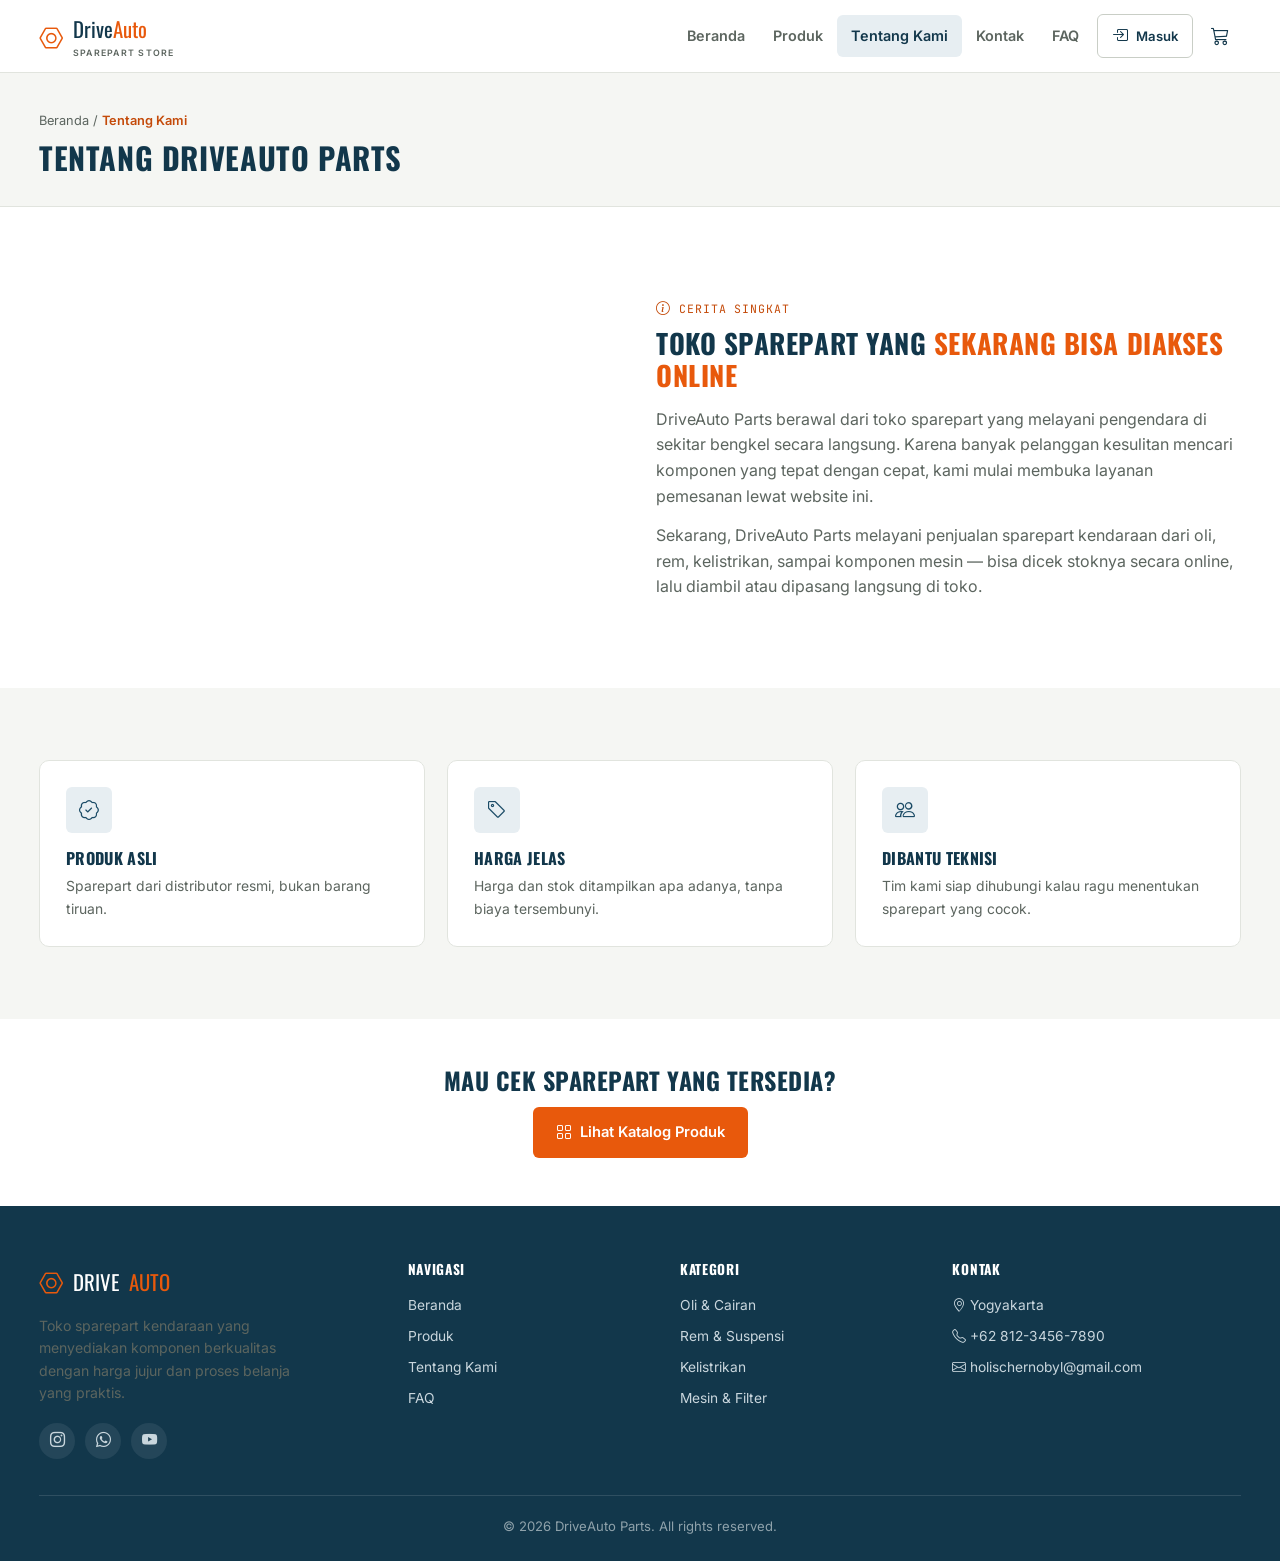
<file: tentang.html>
<!DOCTYPE html>
<html lang="id">
<head>
<meta charset="UTF-8">
<meta name="viewport" content="width=device-width, initial-scale=1.0">
<title>Tentang Kami — DriveAuto Parts</title>
<meta name="description" content="DriveAuto Parts adalah toko sparepart kendaraan yang melayani penjualan komponen berkualitas.">
<link rel="stylesheet" href="https://cdn.jsdelivr.net/npm/bootstrap-icons@1.11.3/font/bootstrap-icons.css">
<link rel="stylesheet" href="assets/css/style.css">
</head>
<body>

<header class="site-header">
  <div class="wrap nav">
    <a href="index.html" class="brand">
      <i class="bi bi-nut"></i>
      <span>Drive<span class="dot">Auto</span><br><small>SPAREPART STORE</small></span>
    </a>
    <nav class="nav-links">
      <a href="index.html">Beranda</a>
      <a href="produk.html">Produk</a>
      <a href="tentang.html" class="active">Tentang Kami</a>
      <a href="kontak.html">Kontak</a>
      <a href="faq.html">FAQ</a>
    </nav>
<div class="nav-actions">
  <span data-auth-slot></span>
  <a href="keranjang.html" class="icon-btn" aria-label="Keranjang">
    <i class="bi bi-cart3"></i>
    <span class="cart-count" data-cart-count>0</span>
  </a>
  <button class="nav-toggle" aria-label="Menu"><i class="bi bi-list"></i></button>
</div>
  </div>
</header>

<section class="page-banner">
  <div class="wrap">
    <div class="breadcrumb">Beranda / <span>Tentang Kami</span></div>
    <h1>Tentang DriveAuto Parts</h1>
  </div>
</section>

<section class="section">
  <div class="wrap">
    <div style="display:flex;gap:32px;align-items:center;flex-wrap:wrap;">
      <div style="flex:1 1 320px;">
        <iframe style="width:100%;aspect-ratio:16/9;border-radius:12px;" src="https://www.youtube.com/embed/EHgA1c9JLPM?si=WvZmXn8ZlIOBsej3" title="YouTube video player" frameborder="0" allow="accelerometer; autoplay; clipboard-write; encrypted-media; gyroscope; picture-in-picture; web-share" referrerpolicy="strict-origin-when-cross-origin" allowfullscreen></iframe>
      </div>
      <div style="flex:1 1 320px;">
        <span class="kicker"><i class="bi bi-info-circle"></i> Cerita Singkat</span>
        <h2 style="margin-bottom:16px;">Toko Sparepart yang <span>Sekarang Bisa Diakses Online</span></h2>
        <p style="margin-bottom:14px;">DriveAuto Parts berawal dari toko sparepart yang melayani pengendara di
          sekitar bengkel secara langsung. Karena banyak pelanggan kesulitan mencari komponen yang tepat dengan
          cepat, kami mulai membuka layanan pemesanan lewat website ini.</p>
        <p>Sekarang, DriveAuto Parts melayani penjualan sparepart kendaraan dari oli, rem, kelistrikan, sampai
          komponen mesin — bisa dicek stoknya secara online, lalu diambil atau dipasang langsung di toko.</p>
      </div>
    </div>
  </div>
</section>

<section class="section alt">
  <div class="wrap">
    <div class="grid-3">
      <div class="cat-card">
        <div class="cat-icon"><i class="bi bi-patch-check"></i></div>
        <h3>Produk Asli</h3>
        <p>Sparepart dari distributor resmi, bukan barang tiruan.</p>
      </div>
      <div class="cat-card">
        <div class="cat-icon"><i class="bi bi-tag"></i></div>
        <h3>Harga Jelas</h3>
        <p>Harga dan stok ditampilkan apa adanya, tanpa biaya tersembunyi.</p>
      </div>
      <div class="cat-card">
        <div class="cat-icon"><i class="bi bi-people"></i></div>
        <h3>Dibantu Teknisi</h3>
        <p>Tim kami siap dihubungi kalau ragu menentukan sparepart yang cocok.</p>
      </div>
    </div>
  </div>
</section>

<section class="section-tight">
  <div class="wrap" style="text-align:center;">
    <h2 style="font-size:1.5rem;margin-bottom:12px;">Mau Cek Sparepart yang Tersedia?</h2>
    <a href="produk.html" class="btn btn-primary"><i class="bi bi-grid"></i> Lihat Katalog Produk</a>
  </div>
</section>

<footer class="site-footer">
  <div class="wrap">
    <div class="footer-grid">
      <div>
        <div class="brand" style="margin-bottom:14px;"><i class="bi bi-nut"></i> DRIVE<span class="dot">AUTO</span></div>
        <p style="font-size:.88rem;max-width:280px;">Toko sparepart kendaraan yang menyediakan komponen
          berkualitas dengan harga jujur dan proses belanja yang praktis.</p>
        <div class="social-row" style="margin-top:18px;">
          <a href="https://instagram.com/nurkholisanwari" target="_blank" aria-label="Instagram"><i class="bi bi-instagram"></i></a>
          <a href="https://wa.me/6287898781062" target="_blank" aria-label="WhatsApp"><i class="bi bi-whatsapp"></i></a>
          <a href="https://www.youtube.com/watch?v=EHgA1c9JLPM" target="_blank" aria-label="YouTube"><i class="bi bi-youtube"></i></a>
        </div>
      </div>
      <div>
        <h5>Navigasi</h5>
        <ul>
          <li><a href="index.html">Beranda</a></li>
          <li><a href="produk.html">Produk</a></li>
          <li><a href="tentang.html">Tentang Kami</a></li>
          <li><a href="faq.html">FAQ</a></li>
        </ul>
      </div>
      <div>
        <h5>Kategori</h5>
        <ul>
          <li><a href="produk.html">Oli &amp; Cairan</a></li>
          <li><a href="produk.html">Rem &amp; Suspensi</a></li>
          <li><a href="produk.html">Kelistrikan</a></li>
          <li><a href="produk.html">Mesin &amp; Filter</a></li>
        </ul>
      </div>
      <div>
        <h5>Kontak</h5>
        <ul>
          <li><i class="bi bi-geo-alt"></i> Yogyakarta</li>
          <li><i class="bi bi-telephone"></i> +62 812-3456-7890</li>
          <li><i class="bi bi-envelope"></i> holischernobyl@gmail.com</li>
        </ul>
      </div>
    </div>
    <div class="footer-bottom">
      <span>© <span id="current-year">2026</span> DriveAuto Parts. All rights reserved.</span>
    </div>
  </div>
</footer>

<script src="assets/js/store.js"></script>
<script src="assets/js/main.js"></script>
</body>
</html>
</file>
<file: assets/css/style.css>
@import url('https://fonts.googleapis.com/css2?family=Oswald:wght@500;600;700&family=Inter:wght@400;500;600;700&family=JetBrains+Mono:wght@500&display=swap');

:root{
  --bg:#ffffff;
  --bg-soft:#f5f6f3;
  --surface:#ffffff;
  --ink:#1c2321;
  --ink-dim:#5c655f;
  --line:#e1e4de;
  --line-strong:#c9cec6;

  --primary:#1b4b66;
  --primary-dark:#12374b;
  --primary-soft:#e7eef2;

  --accent:#e8590c;
  --accent-dark:#c44a09;
  --accent-soft:#fdece0;

  --success:#1e8e5a;
  --success-soft:#e6f4ec;
  --warn:#c77700;
  --warn-soft:#fbeedc;
  --danger:#c1332b;
  --danger-soft:#fbe9e8;

  --font-display:'Oswald', sans-serif;
  --font-body:'Inter', sans-serif;
  --font-mono:'JetBrains Mono', monospace;

  --radius:10px;
  --radius-sm:6px;
  --shadow:0 1px 2px rgba(28,35,33,.06), 0 8px 24px -12px rgba(28,35,33,.12);
  --shadow-sm:0 1px 2px rgba(28,35,33,.08);
}

*{box-sizing:border-box;}
html{scroll-behavior:smooth;}
body{
  margin:0;
  background:var(--bg);
  color:var(--ink);
  font-family:var(--font-body);
  font-size:16px;
  line-height:1.6;
  -webkit-font-smoothing:antialiased;
}
img{max-width:100%;display:block;}
a{color:inherit;text-decoration:none;}
ul{list-style:none;margin:0;padding:0;}
button{font-family:inherit;cursor:pointer;}
input,select,textarea{font-family:inherit;font-size:.95rem;}

:focus-visible{outline:2px solid var(--accent);outline-offset:2px;}

.wrap{max-width:1250px;margin:0 auto;padding:0 24px;}

h1,h2,h3,h4,h5{
  font-family:var(--font-display);
  color:var(--primary-dark);
  text-transform:uppercase;
  letter-spacing:.02em;
  margin:0;
  line-height:1.15;
}
h1{font-size:2.4rem;}
h2{font-size:1.7rem;}
h3{font-size:1.1rem;}
p{color:var(--ink-dim);margin:0;}

.kicker{
  display:inline-flex;align-items:center;gap:8px;
  font-family:var(--font-mono);
  font-size:.72rem;letter-spacing:.08em;text-transform:uppercase;
  color:var(--accent-dark);margin-bottom:8px;
}
.kicker i{font-size:.85rem;}
h2 span{color:var(--accent);}

/* ---------- buttons ---------- */
.btn{
  display:inline-flex;align-items:center;justify-content:center;gap:8px;
  padding:12px 22px;border-radius:var(--radius-sm);
  font-weight:600;font-size:.92rem;border:1px solid transparent;
  transition:transform .12s ease, background .15s ease, border-color .15s ease, color .15s ease;
}
.btn i{font-size:1rem;}
.btn-primary{background:var(--accent);color:#fff;}
.btn-primary:hover{background:var(--accent-dark);}
.btn-outline{background:transparent;border-color:var(--line-strong);color:var(--primary-dark);}
.btn-outline:hover{border-color:var(--primary);background:var(--primary-soft);}
.btn-ghost{background:transparent;color:var(--primary-dark);border-color:transparent;}
.btn-ghost:hover{background:var(--bg-soft);}
.btn-block{width:100%;}
.btn-sm{padding:8px 14px;font-size:.82rem;}
.btn-danger{background:var(--danger-soft);color:var(--danger);}
.btn-danger:hover{background:var(--danger);color:#fff;}
.btn:disabled{opacity:.5;cursor:not-allowed;}

/* ---------- header / nav ---------- */
.site-header{
  position:sticky;top:0;z-index:50;
  background:rgba(255,255,255,.92);backdrop-filter:blur(8px);
  border-bottom:1px solid var(--line);
}
.nav{display:flex;align-items:center;justify-content:space-between;height:72px;}
.brand{display:flex;align-items:center;gap:10px;font-family:var(--font-display);font-size:1.3rem;color:var(--primary-dark);}
.brand i{font-size:1.5rem;color:var(--accent);}
.brand .dot{color:var(--accent);}
.brand small{display:block;font-family:var(--font-body);font-size:.55rem;letter-spacing:.14em;color:var(--ink-dim);font-weight:600;}

.nav-links{
  display:flex;
  align-items:center;
  margin:0 4px 0 auto;
}
.nav-links a{
  padding:9px 14px;border-radius:var(--radius-sm);
  font-size:.9rem;font-weight:600;color:var(--ink-dim);
}
.nav-links a:hover{color:var(--primary-dark);background:var(--bg-soft);}
.nav-links a.active{color:var(--primary-dark);background:var(--primary-soft);}

.nav-actions{display:flex;align-items:center;gap:6px;}
.icon-btn{
  position:relative;width:42px;height:42px;border-radius:50%;
  display:flex;align-items:center;justify-content:center;
  color:var(--primary-dark);background:transparent;border:1px solid transparent;
}
.icon-btn:hover{background:var(--bg-soft);}
.icon-btn i{font-size:1.15rem;}
.cart-count{
  position:absolute;top:2px;right:2px;min-width:16px;height:16px;padding:0 3px;
  background:var(--accent);color:#fff;border-radius:50%;
  font-size:.62rem;font-weight:700;display:flex;align-items:center;justify-content:center;
}
.nav-toggle{display:none;background:none;border:none;font-size:1.4rem;color:var(--primary-dark);}
.user-chip{display:flex;align-items:center;gap:8px;padding:6px 12px 6px 6px;border-radius:999px;background:var(--bg-soft);font-size:.85rem;font-weight:600;color:var(--primary-dark);}
.user-chip i{width:28px;height:28px;border-radius:50%;background:var(--primary-soft);color:var(--primary);display:flex;align-items:center;justify-content:center;font-size:.95rem;}

/* ---------- hero ---------- */
.hero{padding:64px 0 72px;background:linear-gradient(180deg,var(--bg-soft),var(--bg) 70%);}
.hero-grid{display:grid;grid-template-columns:1.1fr .9fr;gap:56px;align-items:center;}
.eyebrow{
  display:inline-flex;align-items:center;gap:8px;
  font-family:var(--font-mono);font-size:.75rem;letter-spacing:.06em;
  color:var(--primary);background:var(--primary-soft);
  padding:6px 12px;border-radius:999px;margin-bottom:18px;
}
.hero h1{font-size:2.7rem;margin-bottom:16px;}
.hero h1 span{color:var(--accent);}
.hero .lead{font-size:1.02rem;max-width:480px;margin-bottom:28px;}
.hero-actions{display:flex;gap:12px;flex-wrap:wrap;}
.hero-stats{display:flex;gap:28px;margin-top:36px;padding-top:28px;border-top:1px solid var(--line);}
.hero-stats div b{display:block;font-family:var(--font-display);font-size:1.4rem;color:var(--primary-dark);}
.hero-stats div span{font-size:.78rem;color:var(--ink-dim);}

/* ---- signature: part tag ---- */
.parts-tag{
  position:relative;background:var(--surface);border:1.5px dashed var(--line-strong);
  border-radius:14px;padding:22px;box-shadow:var(--shadow);
}
.parts-tag::before{
  content:"";position:absolute;left:-11px;top:26px;width:22px;height:22px;
  background:var(--bg);border:1.5px dashed var(--line-strong);border-radius:50%;
}
.parts-tag-head{display:flex;justify-content:space-between;align-items:flex-start;margin-bottom:14px;}
.parts-tag-head h3{font-size:1.05rem;color:var(--primary-dark);}
.tag-code{font-family:var(--font-mono);font-size:.72rem;color:var(--ink-dim);}
.badge{
  display:inline-flex;align-items:center;gap:5px;
  background:var(--accent-soft);color:var(--accent-dark);
  font-size:.68rem;font-weight:700;letter-spacing:.03em;text-transform:uppercase;
  padding:5px 10px;border-radius:999px;
}
.tag-img{border-radius:var(--radius-sm);overflow:hidden;background:var(--bg-soft);height:200px;margin-bottom:16px;}
.tag-img img{width:100%;height:100%;object-fit:cover;}
.tag-specs{display:grid;grid-template-columns:1fr 1fr;gap:12px;padding-top:14px;border-top:1px dashed var(--line);}
.tag-specs div{display:flex;flex-direction:column;gap:2px;}
.tag-specs span{font-size:.68rem;text-transform:uppercase;letter-spacing:.05em;color:var(--ink-dim);}
.tag-specs b{font-size:.88rem;color:var(--ink);}

/* ---------- sections ---------- */
.section{padding:72px 0;}
.section.alt{background:var(--bg-soft);}
.section-tight{padding:48px 0;}
.section-head{display:flex;justify-content:space-between;align-items:flex-end;gap:24px;margin-bottom:38px;flex-wrap:wrap;}
.section-head p{max-width:360px;font-size:.92rem;}

.grid-2{display:grid;grid-template-columns:1fr 1fr;gap:40px;}
.grid-3{display:grid;grid-template-columns:repeat(3,1fr);gap:22px;}
.grid-4{display:grid;grid-template-columns:repeat(4,1fr);gap:20px;}

.cat-card{
  background:var(--surface);border:1px solid var(--line);border-radius:var(--radius);
  padding:26px;position:relative;transition:border-color .15s ease, transform .15s ease;
}
.cat-card:hover{border-color:var(--primary);transform:translateY(-2px);}
.cat-icon{
  width:46px;height:46px;border-radius:var(--radius-sm);
  background:var(--primary-soft);color:var(--primary);
  display:flex;align-items:center;justify-content:center;font-size:1.25rem;margin-bottom:16px;
}
.cat-card h3{margin-bottom:8px;font-size:1rem;}
.cat-card p{font-size:.87rem;}
.num{
  position:absolute;top:20px;right:22px;font-family:var(--font-mono);
  font-size:.78rem;color:var(--line-strong);
}

/* ---------- product table & cards ---------- */
.table-wrap{border:1px solid var(--line);border-radius:var(--radius);overflow:hidden;background:var(--surface);}
.parts-table{width:100%;border-collapse:collapse;}
.parts-table th{
  text-align:left;padding:14px 16px;background:var(--bg-soft);
  font-size:.72rem;text-transform:uppercase;letter-spacing:.05em;color:var(--ink-dim);
  border-bottom:1px solid var(--line);
}
.parts-table td{padding:14px 16px;border-bottom:1px solid var(--line);font-size:.9rem;vertical-align:middle;}
.parts-table tr:last-child td{border-bottom:none;}
.prod-name{display:flex;align-items:center;gap:12px;font-weight:600;color:var(--ink);}
.prod-thumb{width:44px;height:44px;object-fit:cover;border-radius:var(--radius-sm);border:1px solid var(--line);}
.price{font-weight:700;color:var(--primary-dark);}
.stock-ok,.stock-low{display:inline-flex;align-items:center;gap:6px;font-size:.8rem;font-weight:600;}
.stock-ok{color:var(--success);}
.stock-low{color:var(--warn);}
.stock-ok i,.stock-low i{font-size:.6rem;}
.add-cart-btn{
  width:36px;height:36px;border-radius:50%;border:1px solid var(--line-strong);
  background:var(--surface);color:var(--primary);display:flex;align-items:center;justify-content:center;
}
.add-cart-btn:hover{background:var(--accent);border-color:var(--accent);color:#fff;}

/* product grid (catalog page) */
.search-row{margin-bottom:18px;}
.search-row .input-icon{position:relative;}
.search-row input{
  width:100%;padding:13px 16px 13px 44px;border:1px solid var(--line-strong);
  border-radius:var(--radius-sm);font-size:.92rem;background:var(--surface);
}
.search-row .input-icon i{position:absolute;left:16px;top:50%;transform:translateY(-50%);color:var(--ink-dim);}
.filter-bar{display:flex;gap:8px;flex-wrap:wrap;margin-bottom:22px;}
.filter-bar button{
  padding:9px 16px;border-radius:999px;border:1px solid var(--line-strong);background:var(--surface);
  font-size:.82rem;font-weight:600;color:var(--ink-dim);
}
.filter-bar button.active{background:var(--primary-dark);border-color:var(--primary-dark);color:#fff;}

.product-grid{display:grid;grid-template-columns:repeat(4,1fr);gap:20px;}
.product-card{
  background:var(--surface);border:1px solid var(--line);border-radius:var(--radius);
  overflow:hidden;display:flex;flex-direction:column;transition:border-color .15s, transform .15s;
}
.product-card:hover{border-color:var(--primary);transform:translateY(-2px);}
.product-card .pc-img{height:150px;background:var(--bg-soft);}
.product-card .pc-img img{width:100%;height:100%;object-fit:cover;}
.pc-body{padding:16px;display:flex;flex-direction:column;gap:8px;flex:1;}
.pc-cat{font-size:.68rem;text-transform:uppercase;letter-spacing:.05em;color:var(--accent-dark);font-weight:700;}
.pc-name{font-size:.92rem;font-weight:600;color:var(--ink);line-height:1.35;}
.pc-compat{font-size:.76rem;color:var(--ink-dim);}
.pc-foot{display:flex;align-items:center;justify-content:space-between;margin-top:auto;padding-top:10px;}

/* ---------- testimonials ---------- */
.slider{position:relative;max-width:640px;margin:0 auto;text-align:center;}
.slide{display:none;}
.slide.active{display:block;}
.stars{color:var(--accent);font-size:1.1rem;letter-spacing:2px;margin-bottom:14px;}
.slide blockquote{margin:0 0 16px;font-size:1.1rem;color:var(--ink);font-style:normal;line-height:1.55;}
.slide cite{font-size:.85rem;color:var(--ink-dim);font-style:normal;}
.slider-dots{display:flex;gap:8px;justify-content:center;margin-top:22px;}
.slider-dots button{width:8px;height:8px;border-radius:50%;border:none;background:var(--line-strong);padding:0;}
.slider-dots button.active{background:var(--accent);width:22px;border-radius:4px;}

/* ---------- forms ---------- */
.form-card{background:var(--surface);border:1px solid var(--line);border-radius:var(--radius);padding:32px;}
.form-row{display:grid;grid-template-columns:1fr 1fr;gap:16px;margin-bottom:16px;}
.field{display:flex;flex-direction:column;gap:6px;}
.field.full{grid-column:1/-1;}
.field label{font-size:.82rem;font-weight:600;color:var(--ink);}
.field input,.field select,.field textarea{
  padding:11px 14px;border:1px solid var(--line-strong);border-radius:var(--radius-sm);
  background:var(--surface);color:var(--ink);
}
.field input:focus,.field select:focus,.field textarea:focus{border-color:var(--primary);outline:none;}
.field textarea{min-height:110px;resize:vertical;}
.error{font-size:.76rem;color:var(--danger);min-height:14px;}
.form-note{display:flex;align-items:center;gap:8px;font-size:.78rem;color:var(--ink-dim);margin-top:14px;}

.auth-shell{min-height:calc(100vh - 72px);display:flex;align-items:center;justify-content:center;background:var(--bg-soft);padding:48px 24px;}
.auth-card{width:100%;max-width:400px;background:var(--surface);border:1px solid var(--line);border-radius:var(--radius);padding:36px;box-shadow:var(--shadow);}
.auth-card .kicker{margin-bottom:4px;}
.auth-card h1{font-size:1.5rem;margin-bottom:6px;}
.auth-card>p{font-size:.88rem;margin-bottom:26px;}
.auth-foot{text-align:center;font-size:.86rem;color:var(--ink-dim);margin-top:20px;}
.auth-foot a{color:var(--accent);font-weight:600;}
.demo-note{background:var(--primary-soft);border-radius:var(--radius-sm);padding:12px 14px;font-size:.78rem;color:var(--primary-dark);margin-top:18px;display:flex;gap:8px;}

/* ---------- info list (contact) ---------- */
.info-list{display:flex;flex-direction:column;gap:18px;}
.info-list li{display:flex;gap:14px;align-items:flex-start;}
.info-list .ic{width:42px;height:42px;border-radius:var(--radius-sm);background:var(--primary-soft);color:var(--primary);display:flex;align-items:center;justify-content:center;font-size:1.05rem;flex-shrink:0;}
.info-list b{display:block;font-size:.92rem;color:var(--ink);margin-bottom:2px;}
.info-list span{font-size:.87rem;color:var(--ink-dim);}
.map-note{margin-top:24px;border:1px dashed var(--line-strong);border-radius:var(--radius);padding:20px;display:flex;gap:14px;align-items:flex-start;background:var(--bg-soft);}
.map-note i{font-size:1.3rem;color:var(--primary);}
.map-note p{font-size:.85rem;}

/* ---------- page banner ---------- */
.page-banner{padding:38px 0 30px;border-bottom:1px solid var(--line);background:var(--bg-soft);}
.breadcrumb{font-size:.8rem;color:var(--ink-dim);margin-bottom:10px;}
.breadcrumb span{color:var(--accent-dark);font-weight:600;}
.page-banner h1{font-size:1.9rem;}

/* ---------- cart & checkout ---------- */
.cart-table{width:100%;border-collapse:collapse;}
.cart-table th{text-align:left;padding:12px 14px;font-size:.72rem;text-transform:uppercase;color:var(--ink-dim);border-bottom:1px solid var(--line);}
.cart-table td{padding:14px;border-bottom:1px solid var(--line);vertical-align:middle;}
.cart-item{display:flex;align-items:center;gap:12px;}
.cart-item img{width:56px;height:56px;object-fit:cover;border-radius:var(--radius-sm);border:1px solid var(--line);}
.cart-item .nm{font-weight:600;font-size:.9rem;}
.cart-item .cd{font-size:.75rem;color:var(--ink-dim);font-family:var(--font-mono);}
.qty-box{display:flex;align-items:center;border:1px solid var(--line-strong);border-radius:var(--radius-sm);width:fit-content;}
.qty-box button{width:30px;height:30px;background:none;border:none;color:var(--primary);font-size:1rem;}
.qty-box span{width:32px;text-align:center;font-weight:600;font-size:.88rem;}
.remove-btn{color:var(--danger);background:none;border:none;font-size:1.05rem;}
.cart-summary{background:var(--surface);border:1px solid var(--line);border-radius:var(--radius);padding:24px;position:sticky;top:90px;}
.summary-row{display:flex;justify-content:space-between;font-size:.88rem;color:var(--ink-dim);padding:8px 0;}
.summary-row.total{border-top:1px solid var(--line);margin-top:8px;padding-top:14px;font-size:1.05rem;font-weight:700;color:var(--ink);}
.empty-cart{text-align:center;padding:60px 20px;}
.empty-cart i{font-size:2.6rem;color:var(--line-strong);margin-bottom:16px;display:block;}

.steps{display:flex;gap:10px;margin-bottom:32px;}
.step{display:flex;align-items:center;gap:8px;font-size:.85rem;font-weight:600;color:var(--ink-dim);}
.step .n{width:26px;height:26px;border-radius:50%;background:var(--bg-soft);border:1px solid var(--line-strong);display:flex;align-items:center;justify-content:center;font-size:.78rem;}
.step.active{color:var(--primary-dark);}
.step.active .n{background:var(--accent);border-color:var(--accent);color:#fff;}
.step-sep{width:28px;height:1px;background:var(--line-strong);align-self:center;}

.pay-option{display:flex;align-items:center;gap:12px;border:1px solid var(--line-strong);border-radius:var(--radius-sm);padding:14px;margin-bottom:10px;}
.pay-option i{font-size:1.2rem;color:var(--primary);}
.pay-option input{margin-left:auto;}
.order-line{display:flex;justify-content:space-between;font-size:.85rem;padding:8px 0;border-bottom:1px dashed var(--line);}

/* ---------- account & orders ---------- */
.account-shell{display:grid;grid-template-columns:260px 1fr;gap:28px;align-items:flex-start;}
.account-side{background:var(--surface);border:1px solid var(--line);border-radius:var(--radius);padding:22px;text-align:center;}
.avatar{width:64px;height:64px;border-radius:50%;background:var(--primary-soft);color:var(--primary);display:flex;align-items:center;justify-content:center;font-size:1.6rem;margin:0 auto 12px;}
.order-card{background:var(--surface);border:1px solid var(--line);border-radius:var(--radius);padding:18px 20px;margin-bottom:14px;}
.order-card-head{display:flex;justify-content:space-between;align-items:center;margin-bottom:10px;}
.order-id{font-family:var(--font-mono);font-size:.8rem;color:var(--ink-dim);}
.status-pill{font-size:.72rem;font-weight:700;padding:4px 10px;border-radius:999px;text-transform:uppercase;}
.status-diproses{background:var(--warn-soft);color:var(--warn);}
.status-selesai{background:var(--success-soft);color:var(--success);}

/* ---------- admin ---------- */
.admin-shell{display:grid;grid-template-columns:220px 1fr;min-height:calc(100vh - 72px);}
.admin-side{background:var(--primary-dark);color:#fff;padding:28px 18px;}
.admin-side .brand{color:#fff;margin-bottom:30px;}
.admin-side .brand i{color:var(--accent);}
.admin-nav a{display:flex;align-items:center;gap:10px;padding:11px 14px;border-radius:var(--radius-sm);color:#c9d6dd;font-size:.87rem;font-weight:600;margin-bottom:4px;}
.admin-nav a.active,.admin-nav a:hover{background:rgba(255,255,255,.1);color:#fff;}
.admin-main{padding:32px 36px;background:var(--bg-soft);}
.admin-head{display:flex;justify-content:space-between;align-items:center;margin-bottom:26px;}
.admin-head h1{font-size:1.4rem;}
.stat-row{display:grid;grid-template-columns:repeat(3,1fr);gap:18px;margin-bottom:26px;}
.stat-card{background:var(--surface);border:1px solid var(--line);border-radius:var(--radius);padding:20px;}
.stat-card i{font-size:1.3rem;color:var(--primary);margin-bottom:10px;}
.stat-card b{display:block;font-family:var(--font-display);font-size:1.6rem;color:var(--primary-dark);}
.stat-card span{font-size:.8rem;color:var(--ink-dim);}
.admin-table-wrap{background:var(--surface);border:1px solid var(--line);border-radius:var(--radius);overflow:hidden;}
.admin-table-head{display:flex;justify-content:space-between;align-items:center;padding:18px 20px;border-bottom:1px solid var(--line);}
.action-icons{display:flex;gap:6px;}
.action-icons button{width:32px;height:32px;border-radius:var(--radius-sm);border:1px solid var(--line-strong);background:var(--surface);color:var(--ink-dim);}
.action-icons button:hover{color:var(--primary);border-color:var(--primary);}
.action-icons .del:hover{color:var(--danger);border-color:var(--danger);}

.modal-overlay{position:fixed;inset:0;background:rgba(28,35,33,.45);display:none;align-items:center;justify-content:center;z-index:100;padding:20px;}
.modal-overlay.open{display:flex;}
.modal-box{background:var(--surface);border-radius:var(--radius);padding:24px;width:92vw;max-width:460px;max-height:88vh;overflow-y:auto;overflow-x:hidden;box-sizing:border-box;}
@media (max-width:480px){
  .modal-box{padding:18px;}
  .modal-box .form-row{grid-template-columns:1fr;}
}
.modal-head{display:flex;justify-content:space-between;align-items:center;margin-bottom:20px;}
.modal-head button{background:none;border:none;font-size:1.2rem;color:var(--ink-dim);}

.toast{
  position:fixed;bottom:24px;right:24px;background:var(--primary-dark);color:#fff;
  padding:14px 20px;border-radius:var(--radius-sm);font-size:.88rem;font-weight:600;
  display:flex;align-items:center;gap:10px;box-shadow:var(--shadow);z-index:200;
  transform:translateY(20px);opacity:0;transition:.25s ease;pointer-events:none;
}
.toast.show{transform:translateY(0);opacity:1;}
.toast i{color:var(--accent);}

/* ---------- footer ---------- */
.site-footer{background:var(--primary-dark);color:#c9d6dd;padding:56px 0 24px;}
.footer-grid{display:grid;grid-template-columns:1.4fr 1fr 1fr 1.2fr;gap:32px;margin-bottom:36px;}
.site-footer .brand{color:#fff;}
.site-footer h5{color:#fff;font-family:var(--font-display);font-size:.85rem;letter-spacing:.05em;text-transform:uppercase;margin-bottom:16px;}
.site-footer ul li{margin-bottom:9px;font-size:.86rem;}
.site-footer ul li a:hover{color:#fff;}
.social-row{display:flex;gap:10px;}
.social-row a{width:36px;height:36px;border-radius:50%;background:rgba(255,255,255,.08);display:flex;align-items:center;justify-content:center;font-size:.95rem;}
.social-row a:hover{background:var(--accent);}
.footer-bottom{border-top:1px solid rgba(255,255,255,.12);padding-top:20px;font-size:.82rem;color:#8fa2ab;text-align:center;}

/* ---------- mobile nav ---------- */
@media (max-width:900px){
  .nav-toggle{display:block;}
  .nav-links{
    position:fixed;top:72px;left:0;right:0;background:var(--surface);
    flex-direction:column;align-items:stretch;padding:14px;border-bottom:1px solid var(--line);
    display:none;gap:2px;
  }
  .nav-links.open{display:flex;}
  .hero-grid,.grid-2{grid-template-columns:1fr;}
  .grid-3,.grid-4,.product-grid{grid-template-columns:repeat(2,1fr);}
  .footer-grid{grid-template-columns:1fr 1fr;}
  .account-shell,.admin-shell{grid-template-columns:1fr;}
  .form-row{grid-template-columns:1fr;}
}
@media (max-width:560px){
  .grid-3,.grid-4,.product-grid{grid-template-columns:1fr;}
  h1{font-size:2rem;}
  .hero h1{font-size:2rem;}
  .footer-grid{grid-template-columns:1fr;}
}
</file>
